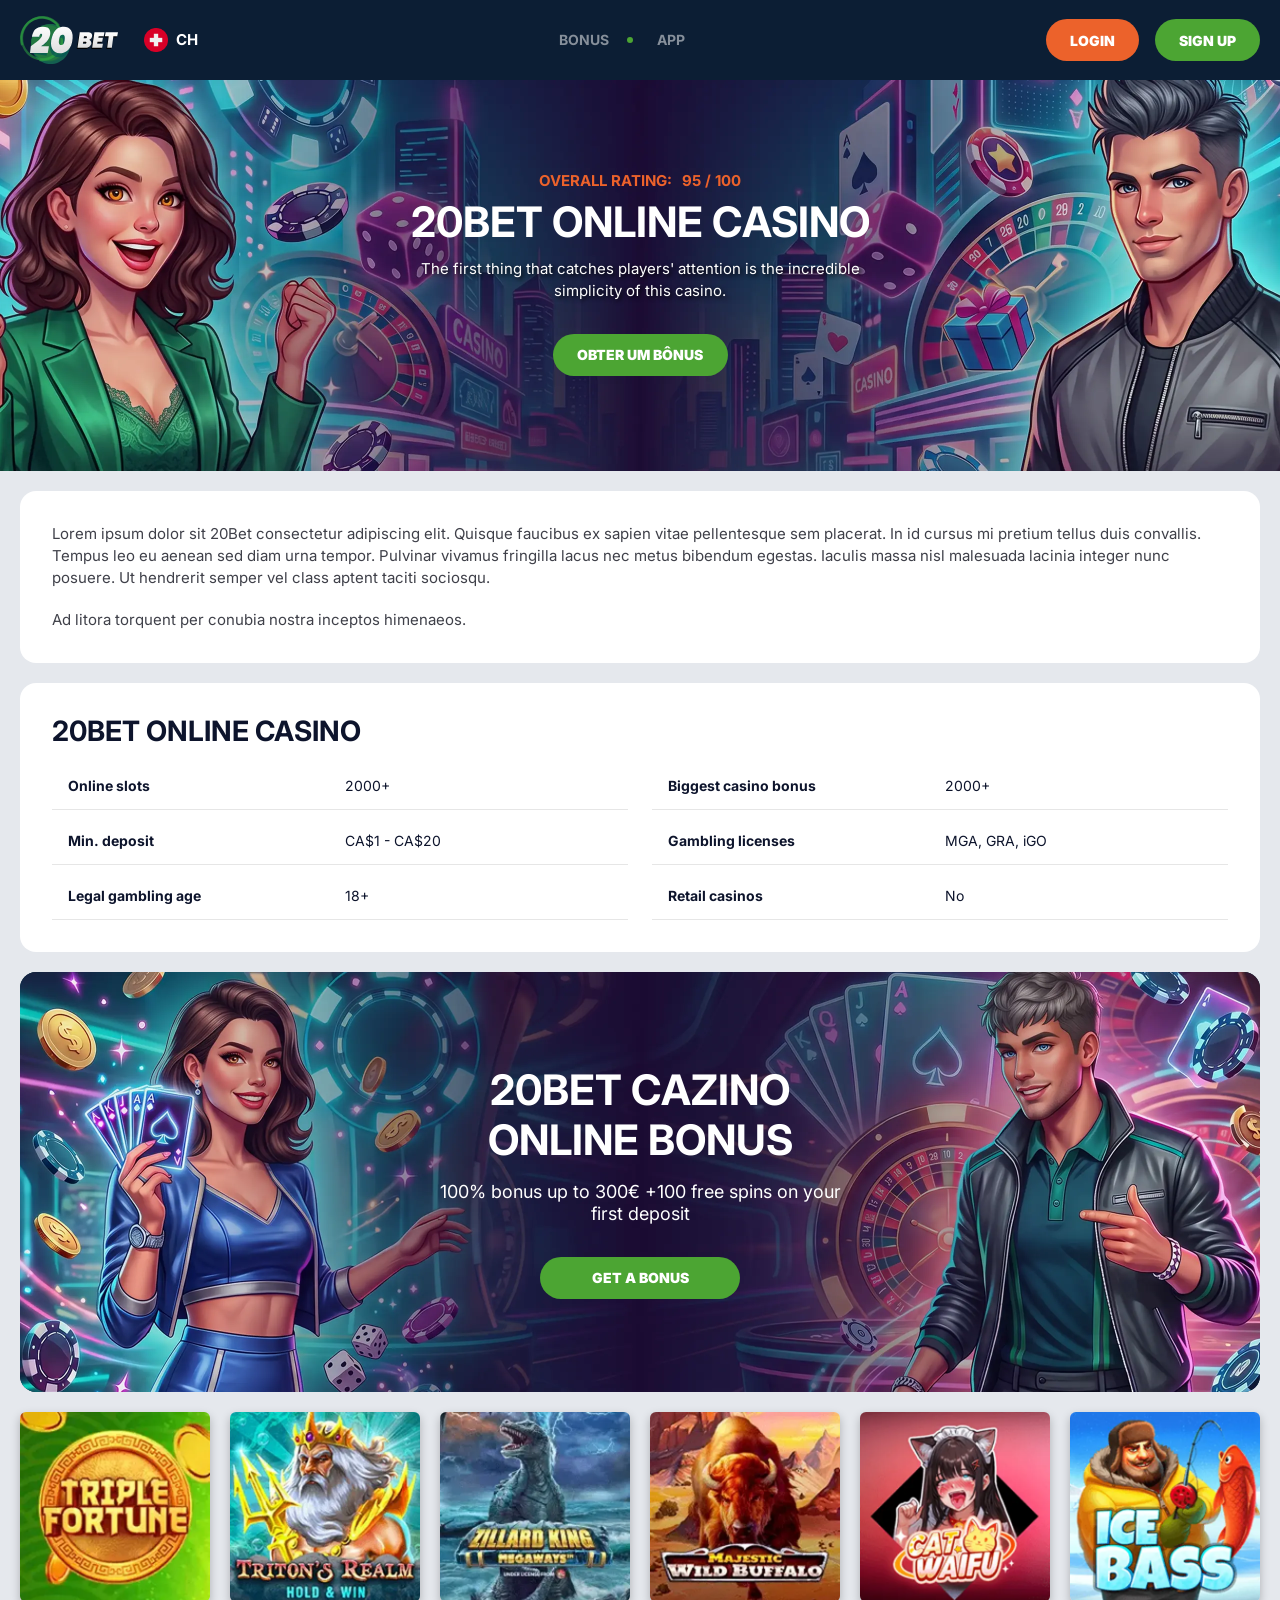
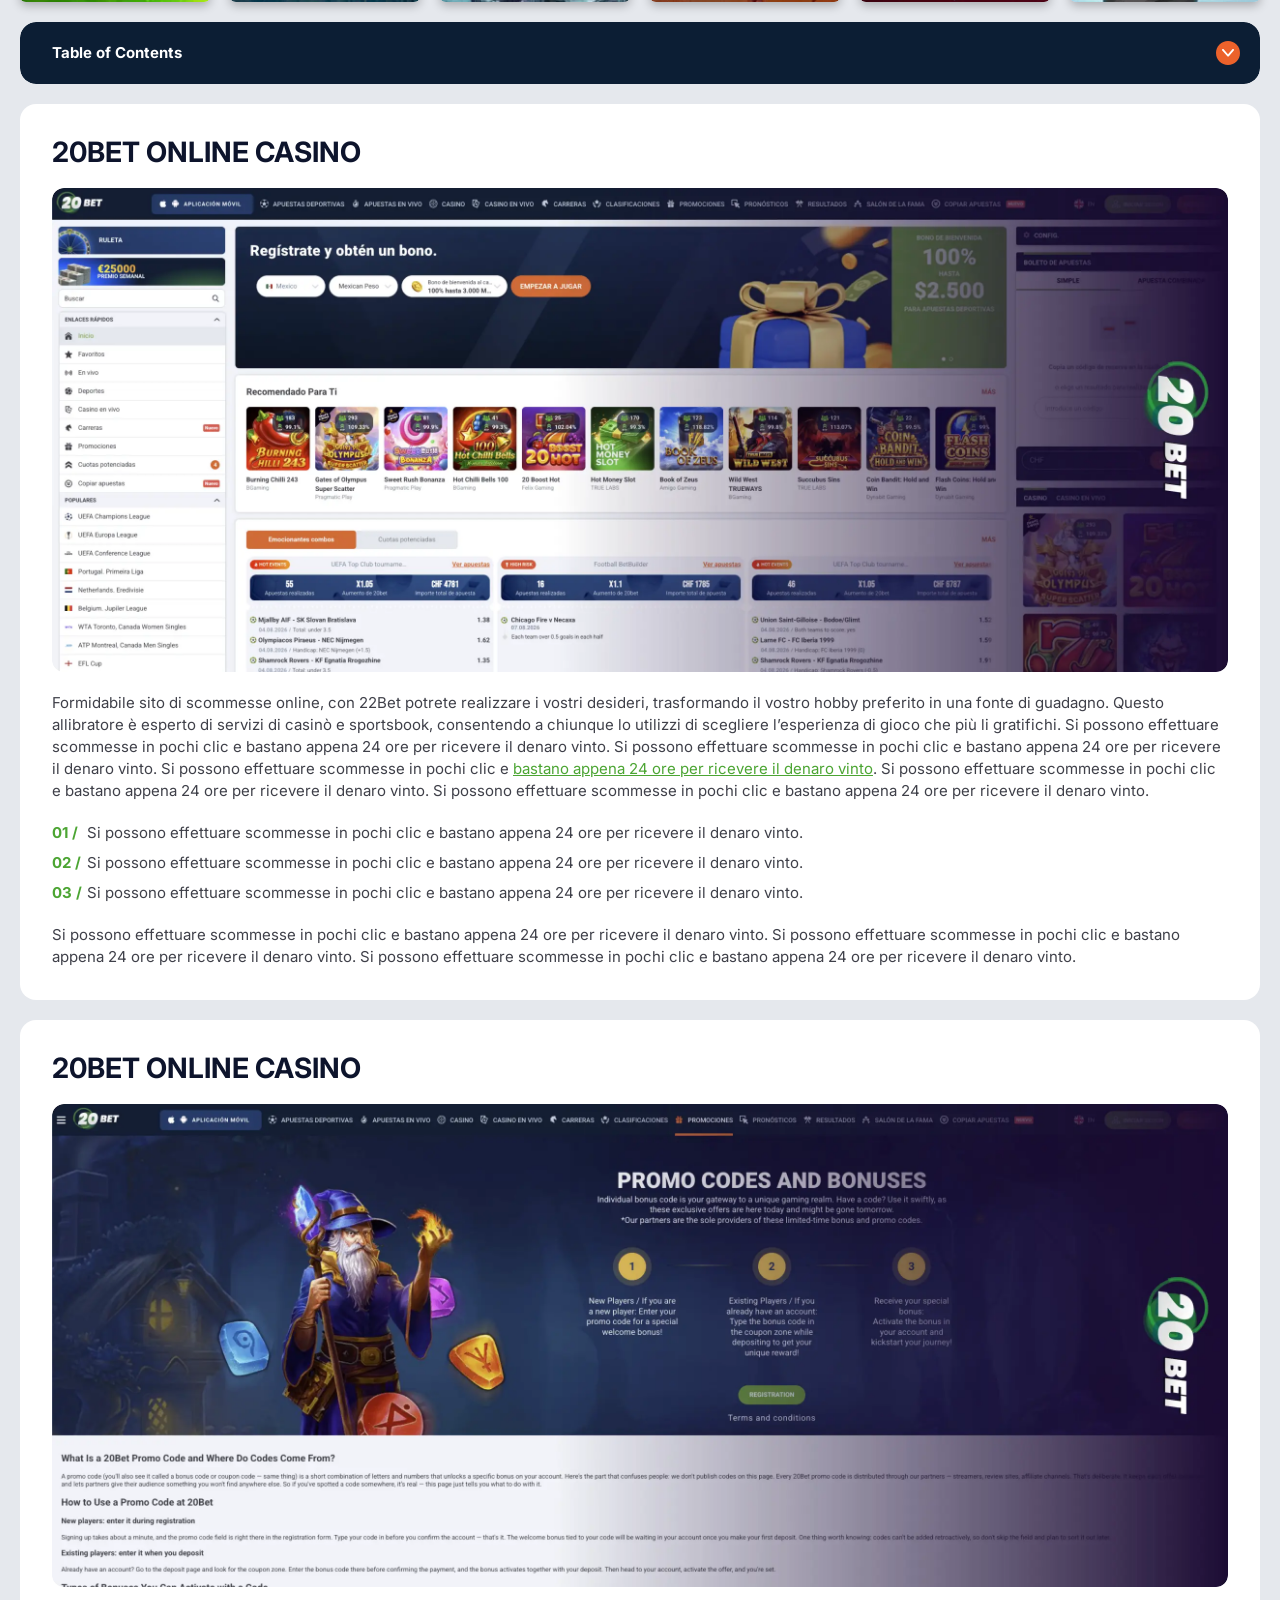
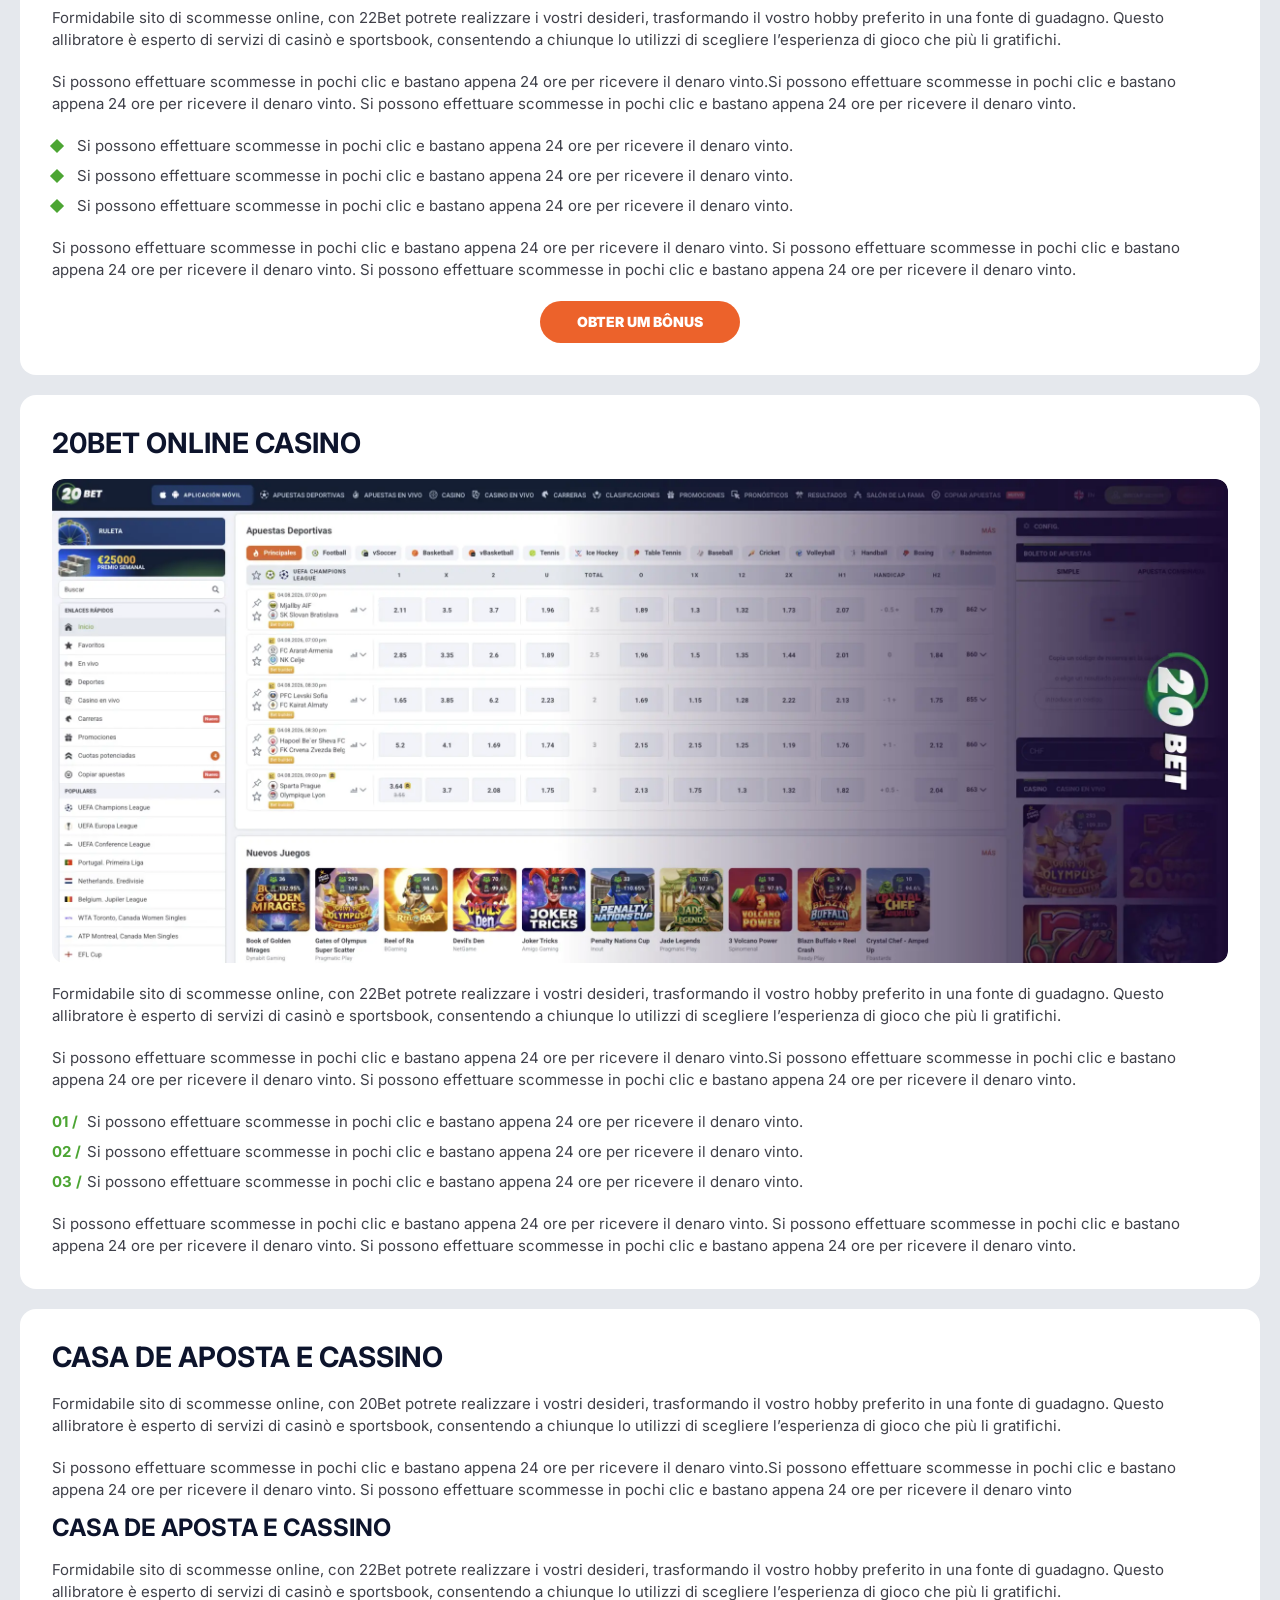
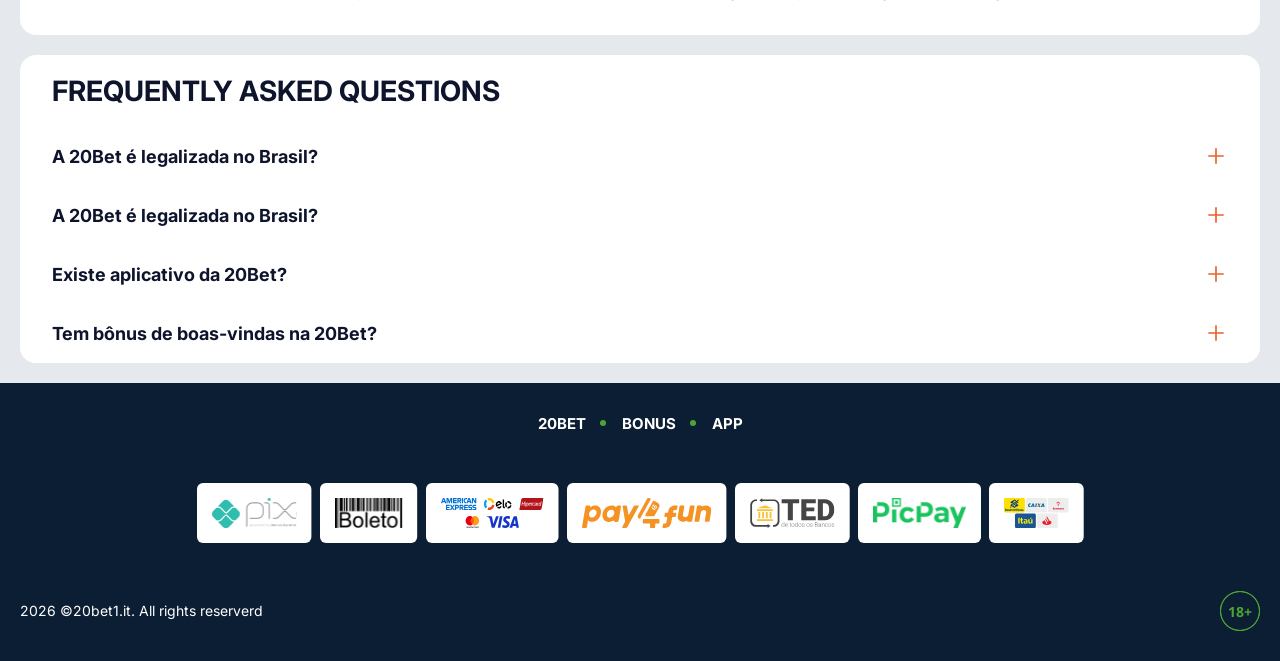
<file: index.html>
<!DOCTYPE html>
<html lang="ch">
  <head>
    <meta charset="UTF-8" />
   
    <meta name="viewport" content="width=device-width, initial-scale=1.0" />
    <title>2OBet </title>
    <meta name="description" content />
    <meta property="og:site_name" content />
    <meta property="og:title" content />
    <meta property="og:type" content="website" />
    <meta property="og:url" content />
    <meta property="og:image" content />
    <meta property="og:image:alt" content />
    <meta property="og:locale" content="ch" />
    <meta property="og:description" content />
    <link rel="preconnect" href="https://fonts.googleapis.com" />
    <link rel="preconnect" href="https://fonts.gstatic.com" crossorigin="anonymous" />
  <link href="https://fonts.googleapis.com/css2?family=Roboto:wght@100..900&display=swap" rel="stylesheet">
  <link href="https://fonts.googleapis.com/css2?family=Inter:wght@100..900&display=swap" rel="stylesheet">
  <link rel="stylesheet" href="./css/reset.css" />
    <link rel="stylesheet" href="./css/main.css" />
    <link rel="stylesheet" href="./css/media.css"/>
    <link rel="icon" href="./images/Group.png" type="image/x-icon"/>
    <script
    src="https://code.jquery.com/jquery-3.6.1.min.js"
    integrity="sha256-o88AwQnZB+VDvE9tvIXrMQaPlFFSUTR+nldQm1LuPXQ="
    crossorigin="anonymous"
  ></script>
  </head>
  <body>
    <header class="header">
      <section class="content header__content">
        <a href="./index.html" class="logo header__logo"
          ><img src="./images/logo.svg" alt="logo" title
        /></a>
        <button class="header__btn-menu" >
          <svg width="16px" height="16px" viewBox="0 0 16 16" xmlns="http://www.w3.org/2000/svg">
              <rect y="0" width="16" height="3" rx="1.5"></rect>
              <rect y="6.5" width="16" height="3" rx="1.5"></rect>
              <rect y="13" width="16" height="3" rx="1.5"></rect>
            </svg>
        </button>
  <a href="#" class="header__flag">
                <span><img src="./images/flag.png" alt="flag" title /></span>
                <span>ch</span>
              </a>
           <nav class="menu header__menu">
            <ul class="header__menu-list">
                
              <li >
                 <a href="./bonus.html" >
                Bonus
              </a>
            
            </li>
              <li>
                <a href="./app.html">
                 App
                </a>
              </li>
              
             
             
            </ul>
            <div class="header__button header__button-menu " >
              <a href="#" class="button  button__login-menu">log in</a>
              <a href="#" class="button button__menu">registration</a>
            </div>
           
          </nav>
         
            <a href="#" class="button button__login">login</a>
            <a href="#" class="button button__singup">sign up</a>
            <!-- <div id="clock" class="header__time">00:00</div> -->
           
      </section>
    </header>
     <main class="main home main-page">
        <section class=" hero hero__page">
           
            <div class="background">
              <img src="./images/main/bg-main.webp" alt="hero" title />
              
            </div>
            <div class="hero__wrapper">
              <div class="hero__data">
                <div class="hero__rating" >
                  <p>Overall Rating:</p>
                 
                  <span >
                    <span >95</span>
                  <span>/</span> 
                  <span >100</span>
                  
                  </span>
                </div>
                <h1 class="title general hero__title">
                20Bet Online casino
                </h1>
                <p class="hero__text">The first thing that catches players' attention is the incredible simplicity of this casino.</p>
                <a href="#" class="button  hero__button">Obter um Bônus</a>
               
              </div>
             
            </div>
          </section>
      <section class="main__wrap main__wrap-page">
       
       <section class="content__wrapper content__wrapper-page">

         
        
       
          <section class="content article">
            <p>
             Lorem ipsum dolor sit 20Bet consectetur adipiscing elit. Quisque faucibus ex sapien vitae pellentesque sem placerat. In id cursus mi pretium tellus duis convallis. Tempus leo eu aenean sed diam urna tempor. Pulvinar vivamus fringilla lacus nec metus bibendum egestas. Iaculis massa nisl malesuada lacinia integer nunc posuere. Ut hendrerit semper vel class aptent taciti sociosqu.
            </p>
            <p>
             Ad litora torquent per conubia nostra inceptos himenaeos.
            </p>
          </section>
         
            <section class="content features">
             <h2 class="title high features__title">20Bet Online casino</h2>
               
              <table class="features__table">
               <tbody class="features__group">
                 
                   <tr>
                   <td>Online slots</td>
                   <td>2000+</td>
                  </tr>
                  <tr>
                   <td>Biggest casino bonus</td>
                   <td>2000+</td>
                  </tr>
                  <tr>
                   <td>Min. deposit</td>
                   <td>CA$1 - CA$20</td>
                  </tr>
                 
                     <tr>
                     <td>Gambling licenses</td>
                     <td>MGA, GRA, iGO</td>
                   </tr>
                   <tr>
                     <td>Legal gambling age</td>
                     <td>18+</td>
                   </tr>
                   <tr>
                     <td>Retail casinos</td>
                     <td>No</td>
                   </tr>
                
               </tbody>
             </table>
          
           </section>  
             <section class="content banner">
            <div class="background  ">
              
              <img src="./images/main/banner-main.webp" alt="banner" title /> 
             
            </div>
            <div class="banner__info">
               <h2 class="title high banner__title-main">
         20bet cazino 
online bonus

              </h2>
              <p class="banner__subtitle">
100% bonus up to 300€ 
+100 free spins on your first deposit </p>            
            
              <a href="#" class="button banner__button">Get a Bonus</a>
            </div>
          </section>
           <section class="content casino">
           
              <ul class="casino__list">
                <li class="casino__item">
                   <a href="#"> <div class="casino__wrapper">
                      <img class="casino__img" src="./images/main/card-main1.webp" alt="" title>
                    <div class="casino__hover casino__hover-live">
                        
                        <div class="casino-box">
                            
                        <span  class="button  casino__buttons">Play now</span>
                        </div>
                    </div>
                    </div></a>
                    
                </li>
                <li class="casino__item">
                    <a href="#"> <div class="casino__wrapper">
                      <img class="casino__img" src="./images/main/card-main2.webp" alt="" title>
                    <div class="casino__hover casino__hover-live">
                        
                        <div class="casino-box">
                            
                        <span  class="button  casino__buttons">Play now</span>
                        </div>
                    </div>
                    </div></a>
              </li>
              <li class="casino__item">
                  <a href="#"> <div class="casino__wrapper">
                      <img class="casino__img" src="./images/main/card-main3.webp" alt="" title>
                    <div class="casino__hover casino__hover-live">
                        
                        <div class="casino-box">
                            
                        <span  class="button  casino__buttons">Play now</span>
                        </div>
                    </div>
                    </div></a>
            </li>
             <li class="casino__item">
                 <a href="#"> <div class="casino__wrapper">
                      <img class="casino__img" src="./images/main/card-main4.webp" alt="" title>
                    <div class="casino__hover casino__hover-live">
                        
                        <div class="casino-box">
                            
                        <span  class="button  casino__buttons">Play now</span>
                        </div>
                    </div>
                    </div></a>
            </li>
             <li class="casino__item">
                  <a href="#"> <div class="casino__wrapper">
                      <img class="casino__img" src="./images/main/card-main5.webp" alt="" title>
                    <div class="casino__hover casino__hover-live">
                        
                        <div class="casino-box">
                            
                        <span  class="button  casino__buttons">Play now</span>
                        </div>
                    </div>
                    </div></a>
            </li>
               <li class="casino__item">
                  <a href="#"> <div class="casino__wrapper">
                      <img class="casino__img" src="./images/main/card-main6.webp" alt="" title>
                    <div class="casino__hover casino__hover-live">
                        
                        <div class="casino-box">
                            
                        <span  class="button  casino__buttons">Play now</span>
                        </div>
                    </div>
                    </div></a>
            </li>
              

              </ul>
         </section>
              <section class="content menu-review__content">
              

            
                <div class="menu__review-desk menu__review-content">Table of Contents</div>
                <ul class="menu__review menu__review-list">
                  <li><a href="#">Casa de Aposta e Cassino</a></li>
                    <li><a href="#">Casa de Aposta e Cassino</a></li>
                      <li><a href="#">Casa de Aposta e Cassino</a></li>
                        <li><a href="#">Casa de Aposta e Cassino</a></li>
                          <li><a href="#">Frequently Asked Questions</a></li>
                 
                </ul>
             
          
          </section>
          
        
          <section class="content article">
            <h2 class="title high article__title">20bet online casino</h2>
             <div class="images">
              <img src="./images/main/image1-main.webp" alt="banner" title />
            </div>
            <p>
            Formidabile sito di scommesse online, con 22Bet potrete realizzare i vostri desideri, trasformando il vostro hobby preferito in una fonte di guadagno. Questo allibratore è esperto di servizi di casinò e sportsbook, consentendo a chiunque lo utilizzi di scegliere l’esperienza di gioco che più li gratifichi.
Si possono effettuare scommesse in pochi clic e bastano appena 24 ore per ricevere il denaro vinto. Si possono effettuare scommesse in pochi clic e bastano appena 24 ore per ricevere il denaro vinto. Si possono effettuare scommesse in pochi clic e <a href="#">bastano appena 24 ore per ricevere il denaro vinto</a>. Si possono effettuare scommesse in pochi clic e bastano appena 24 ore per ricevere il denaro vinto. Si possono effettuare scommesse in pochi clic e bastano appena 24 ore per ricevere il denaro vinto.  </p>
            
           <ol>
              <li>Si possono effettuare scommesse in pochi clic e bastano appena 24 ore per ricevere il denaro vinto.</li>
              <li>Si possono effettuare scommesse in pochi clic e bastano appena 24 ore per ricevere il denaro vinto.</li>
              <li>Si possono effettuare scommesse in pochi clic e bastano appena 24 ore per ricevere il denaro vinto.</li>
            </ol>
            <p>Si possono effettuare scommesse in pochi clic e bastano appena 24 ore per ricevere il denaro vinto. Si possono effettuare scommesse in pochi clic e bastano appena 24 ore per ricevere il denaro vinto. Si possono effettuare scommesse in pochi clic e bastano appena 24 ore per ricevere il denaro vinto.</p>
          </section>
           <section class="content article">
            <h2 class="title high article__title">20bet online casino</h2>
             <div class="images">
              <img src="./images/main/image2-main.webp" alt="banner" title />
            </div>
            <p>
             Formidabile sito di scommesse online, con 22Bet potrete realizzare i vostri desideri, trasformando il vostro hobby preferito in una fonte di guadagno. Questo allibratore è esperto di servizi di casinò e sportsbook, consentendo a chiunque lo utilizzi di scegliere l’esperienza di gioco che più li gratifichi.
            </p>
            <p>
             Si possono effettuare scommesse in pochi clic e bastano appena 24 ore per ricevere il denaro vinto.Si possono effettuare scommesse in pochi clic e bastano appena 24 ore per ricevere il denaro vinto. Si possono effettuare scommesse in pochi clic e bastano appena 24 ore per ricevere il denaro vinto.
            </p>
           <ul>
              <li>Si possono effettuare scommesse in pochi clic e bastano appena 24 ore per ricevere il denaro vinto.</li>
              <li>Si possono effettuare scommesse in pochi clic e bastano appena 24 ore per ricevere il denaro vinto.</li>
              <li>Si possono effettuare scommesse in pochi clic e bastano appena 24 ore per ricevere il denaro vinto.</li>
            </ul>
            <p>Si possono effettuare scommesse in pochi clic e bastano appena 24 ore per ricevere il denaro vinto. Si possono effettuare scommesse in pochi clic e bastano appena 24 ore per ricevere il denaro vinto. Si possono effettuare scommesse in pochi clic e bastano appena 24 ore per ricevere il denaro vinto.</p>
         <a href="#" class="button">Obter um Bônus</a>
          </section>
           <section class="content article">
            <h2 class="title high article__title">20bet online casino</h2>
             <div class="images">
              <img src="./images/main/image3-main.webp" alt="banner" title />
            </div>
            <p>
             Formidabile sito di scommesse online, con 22Bet potrete realizzare i vostri desideri, trasformando il vostro hobby preferito in una fonte di guadagno. Questo allibratore è esperto di servizi di casinò e sportsbook, consentendo a chiunque lo utilizzi di scegliere l’esperienza di gioco che più li gratifichi.
            </p>
            <p>
             Si possono effettuare scommesse in pochi clic e bastano appena 24 ore per ricevere il denaro vinto.Si possono effettuare scommesse in pochi clic e bastano appena 24 ore per ricevere il denaro vinto. Si possono effettuare scommesse in pochi clic e bastano appena 24 ore per ricevere il denaro vinto.
            </p>
           <ol>
              <li>Si possono effettuare scommesse in pochi clic e bastano appena 24 ore per ricevere il denaro vinto.</li>
              <li>Si possono effettuare scommesse in pochi clic e bastano appena 24 ore per ricevere il denaro vinto.</li>
              <li>Si possono effettuare scommesse in pochi clic e bastano appena 24 ore per ricevere il denaro vinto.</li>
            </ol>
            <p>Si possono effettuare scommesse in pochi clic e bastano appena 24 ore per ricevere il denaro vinto. Si possono effettuare scommesse in pochi clic e bastano appena 24 ore per ricevere il denaro vinto. Si possono effettuare scommesse in pochi clic e bastano appena 24 ore per ricevere il denaro vinto.</p>
          </section>
           <section class="content article">
            <h2 class="title high article__title">Casa de Aposta e Cassino</h2>
            <p>Formidabile sito di scommesse online, con 20Bet potrete realizzare i vostri desideri, trasformando il vostro hobby preferito in una fonte di guadagno. Questo allibratore è esperto di servizi di casinò e sportsbook, consentendo a chiunque lo utilizzi di scegliere l’esperienza di gioco che più li gratifichi.</p>
            <p>Si possono effettuare scommesse in pochi clic e bastano appena 24 ore per ricevere il denaro vinto.Si possono effettuare scommesse in pochi clic e bastano appena 24 ore per ricevere il denaro vinto. Si possono effettuare scommesse in pochi clic e bastano appena 24 ore per ricevere il denaro vinto</p>
            <h3>Casa de Aposta e Cassino</h3>
            <p>Formidabile sito di scommesse online, con 22Bet potrete realizzare i vostri desideri, trasformando il vostro hobby preferito in una fonte di guadagno. Questo allibratore è esperto di servizi di casinò e sportsbook, consentendo a chiunque lo utilizzi di scegliere l’esperienza di gioco che più li gratifichi.</p>
           </section>

          <section class="content faq">
            <h2 class="title high faq__title">Frequently Asked Questions</h2>
            <ul class="faq__list " >
              <li class="faq__item"  >
                <h3 class="title medium faq__subtitle js-button-expander js-button-expander--faq"  >A 20Bet é legalizada no Brasil?
                 </h3>
                <div  class="faq__answer js-expand-content js-expand-content--faq" >
                  <p  >
                    Sim, a casa de apostas tem licença emitida por Curaçao, que é reconhecida no Brasil e a permite atuar por aqui.
                  </p>
                </div>
              </li>
              <li class="faq__item"  >
                <h3 class="title medium faq__subtitle js-button-expander js-button-expander--faq"  >A 20Bet é legalizada no Brasil?</h3>
                <div class="faq__answer js-expand-content js-expand-content--faq" >
                  <p  >
                    Sim, a casa de apostas tem licença emitida por Curaçao, que é reconhecida no Brasil e a permite atuar por aqui.
                  </p>
                </div>
              </li> 
              <li class="faq__item"  >
                <h3 class="title medium faq__subtitle js-button-expander js-button-expander--faq"  >Existe aplicativo da 20Bet?</h3>
                <div class="faq__answer js-expand-content js-expand-content--faq" >
                  <p  >
                   Sim, disponível para sistemas operacionais iOS e Android.
                  </p>
                </div>
              </li> 
              <li class="faq__item"  >
                <h3 class="title medium faq__subtitle js-button-expander js-button-expander--faq"  >Tem bônus de boas-vindas na 20Bet?</h3>
                <div class="faq__answer js-expand-content js-expand-content--faq" >
                  <p  >
                   O pacote especial para novos usuários da 20Bet paga 100% sobre o primeiro depósito, com limite de 600 BRL.
                  </p>
                </div>
              </li> 
             
            </ul>
          </section>
          
        </section> 
      
        <div class=""  onclick="scrollToTop()">
          <button class="main__arrow" id="scrollToTopBtn"></button>
        </div> 
        
      </section>
    </main> 
     <footer class=" footer ">
      <section class="content footer__content">
        <ul class="footer__menu">
         <li><a href="/">20bet</a></li>
         <li><a href="./bonus.html">bonus</a></li>
          <li><a href="./app.html">app</a></li>
      
        </ul>
       
          <ul class="footer__cards-list">
           
            <li>
              <a href="#"
                ><img src="./images/footer-img1.svg" alt="cardpay" title
              /></a>
            </li>
             <li>
              <a href="#"
                ><img src="./images/footer-img2.svg" alt="cardpay" title
              /></a>
            </li>
             <li>
              <a href="#"
                ><img src="./images/footer-img3.svg" alt="cardpay" title
              /></a>
            </li>
             <li>
              <a href="#"
                ><img src="./images/footer-img4.svg" alt="cardpay" title
              /></a>
            </li>
             <li>
              <a href="#"
                ><img src="./images/footer-img5.svg" alt="cardpay" title
              /></a>
            </li>
             <li>
              <a href="#"
                ><img src="./images/footer-img6.svg" alt="cardpay" title
              /></a>
            </li>
             <li>
              <a href="#"
                ><img src="./images/footer-img7.svg" alt="cardpay" title
              /></a>
            </li>
           
          </ul>
       
        <div class="footer__wrapp">
          <div class="footer__text">
           
            <p>2026 &copy;20bet1.it. All rights reserverd 
</p>
           
          </div>
          <div class="footer__age">
            <img src="./images/age.svg" alt="age" title />
          </div>
        </div>
      
      </section>
    </footer>
    <script src="./js/arrowUp.js" defer></script>
    <script src="./js/sidebar.js" defer></script>
    <script src="./js/expander.js" defer></script>
    <script src="./js/mobile-menu.js" defer></script>
  
  </body>
</html>
</file>
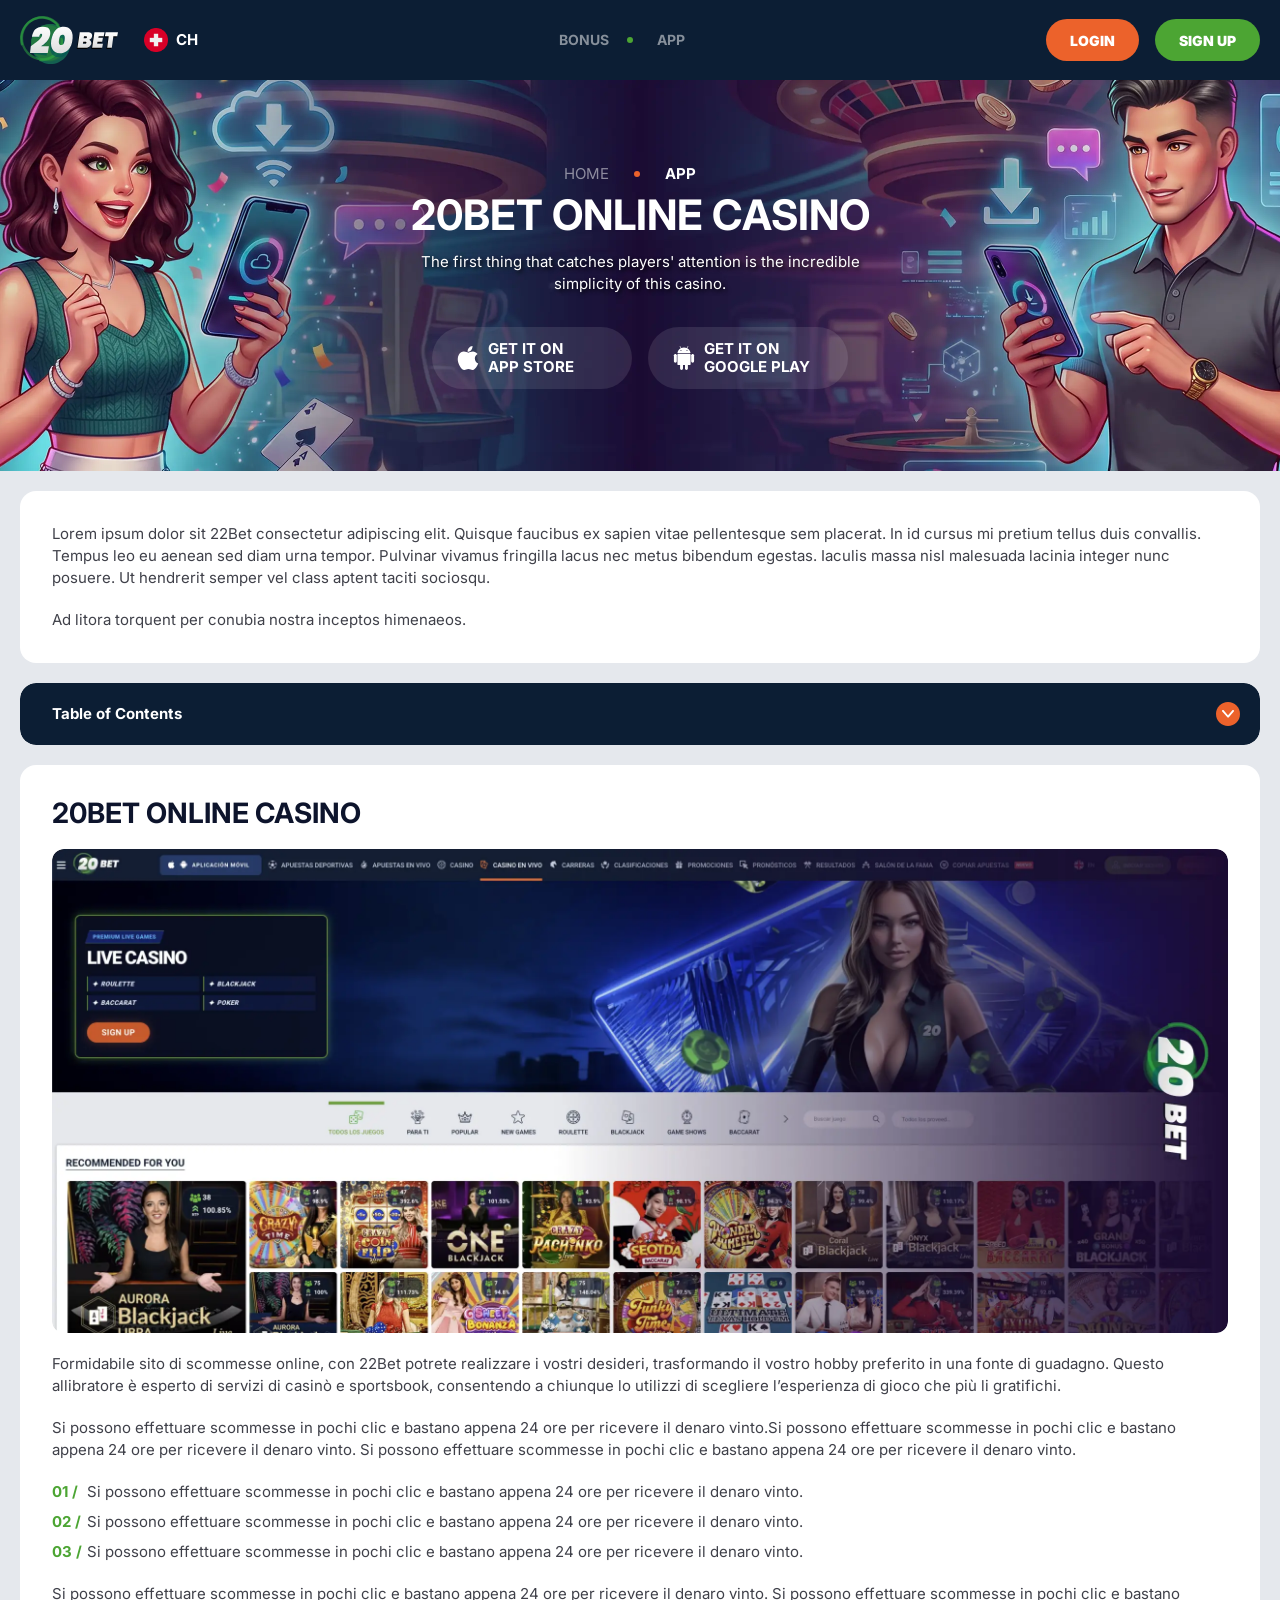
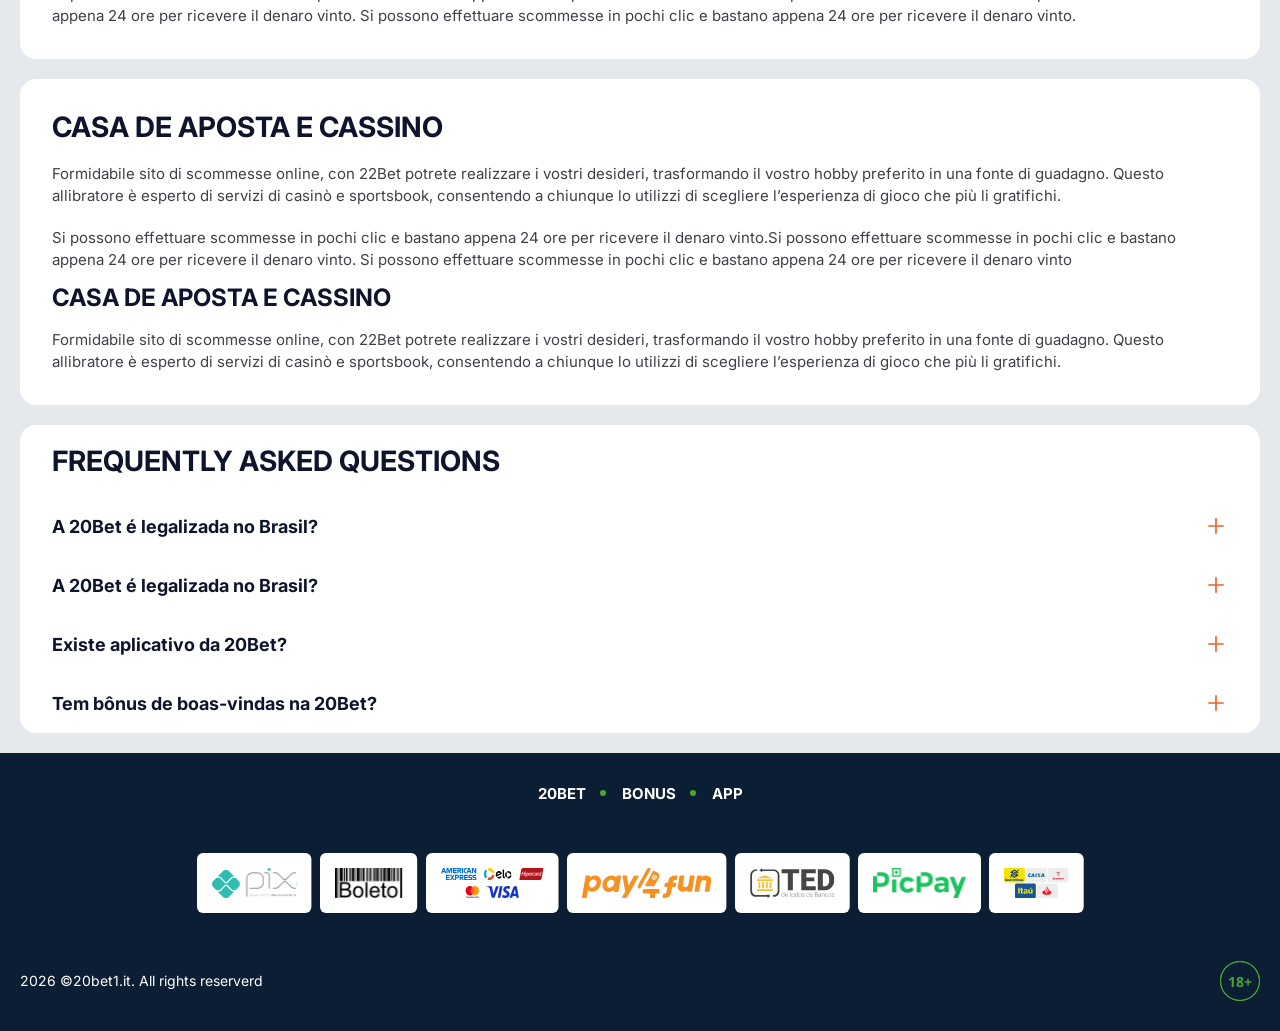
<file: app.html>
<!DOCTYPE html>
<html lang="ch">
  <head>
    <meta charset="UTF-8" />
   
    <meta name="viewport" content="width=device-width, initial-scale=1.0" />
    <title>2OBet </title>
    <meta name="description" content />
    <meta property="og:site_name" content />
    <meta property="og:title" content />
    <meta property="og:type" content="website" />
    <meta property="og:url" content />
    <meta property="og:image" content />
    <meta property="og:image:alt" content />
    <meta property="og:locale" content="ch" />
    <meta property="og:description" content />
    <link rel="preconnect" href="https://fonts.googleapis.com" />
    <link rel="preconnect" href="https://fonts.gstatic.com" crossorigin="anonymous" />
 <link href="https://fonts.googleapis.com/css2?family=Roboto:wght@100..900&display=swap" rel="stylesheet">
   <link href="https://fonts.googleapis.com/css2?family=Inter:wght@100..900&display=swap" rel="stylesheet">
 
   <link rel="stylesheet" href="./css/reset.css" />
    <link rel="stylesheet" href="./css/main.css" />
    <link rel="stylesheet" href="./css/media.css"/>
    <link rel="icon" href="./images/Group.png" type="image/x-icon"/>
    <script
    src="https://code.jquery.com/jquery-3.6.1.min.js"
    integrity="sha256-o88AwQnZB+VDvE9tvIXrMQaPlFFSUTR+nldQm1LuPXQ="
    crossorigin="anonymous"
  ></script>
  </head>
  <body>
    <header class="header">
      <section class="content header__content">
        <a href="./index.html" class="logo header__logo"
          ><img src="./images/logo.svg" alt="logo" title
        /></a>
        <button class="header__btn-menu" >
          <svg width="16px" height="16px" viewBox="0 0 16 16" xmlns="http://www.w3.org/2000/svg">
              <rect y="0" width="16" height="3" rx="1.5"></rect>
              <rect y="6.5" width="16" height="3" rx="1.5"></rect>
              <rect y="13" width="16" height="3" rx="1.5"></rect>
            </svg>
        </button>
 <a href="#" class="header__flag">
                <span><img src="./images/flag.png" alt="flag" title /></span>
                <span>ch</span>
              </a>
           <nav class="menu header__menu">
            <ul class="header__menu-list">
                
              <li >
                 <a href="./bonus.html" >
                Bonus
              </a>
            
            </li>
              <li>
                <a href="./app.html">
                 App
                </a>
              </li>
              
             
             
            </ul>
            <div class="header__button header__button-menu " >
              <a href="#" class="button  button__login-menu">log in</a>
              <a href="#" class="button button__menu">registration</a>
            </div>
           
          </nav>
          
            <a href="#" class="button button__login">login</a>
            <a href="#" class="button button__singup">sign up</a>
            <!-- <div id="clock" class="header__time">00:00</div> -->
           
      </section>
    </header>
     <main class="main home main-page">
        <section class=" hero hero__page hero__page-app">
           
            <div class="background ">
              <img src="./images/app/bg-app.webp" alt="hero" title />
              
            </div>
            <div class="hero__wrapper hero__wrapper-page">
              <div class="hero__data hero__data-app">
                <ul
                class="breadcrumbs "
                
              >
                <li
                  
                >
                  <a href="/" >
                    <span >Home</span></a
                  >
                 
                </li>
                <li
                  
                >
                  <a href="#" > <span >App</span></a>
                 
                </li>
              </ul>
                <h1 class="title general hero__title">
                 20Bet Online casino
                </h1>
                 <p class="hero__text">The first thing that catches players' attention is the incredible simplicity of this casino.</p>
               
              <div class="banner__content banner__content-app">
             
                  <a href="#" class="banner__btn banner__btn-app">
                    <img src="./images/app/apple.svg" alt="icon" title>
                   Get it on </br>
App Store
                  </a>
                  <a href="#" class="banner__btn banner__btn-android"
                    > <img src="./images/app/android.svg" alt="icon" title>Get it on </br>
Google Play</a
                  >
                </div>
              </div>
             
            </div>
          </section>
      <section class="main__wrap main__wrap-page">
       
       <section class="content__wrapper content__wrapper-page">

         
        
       
          <section class="content article">
            <p>
             Lorem ipsum dolor sit 22Bet consectetur adipiscing elit. Quisque faucibus ex sapien vitae pellentesque sem placerat. In id cursus mi pretium tellus duis convallis. Tempus leo eu aenean sed diam urna tempor. Pulvinar vivamus fringilla lacus nec metus bibendum egestas. Iaculis massa nisl malesuada lacinia integer nunc posuere. Ut hendrerit semper vel class aptent taciti sociosqu.
            </p>
            <p>
             Ad litora torquent per conubia nostra inceptos himenaeos.
            </p>
          </section>
         
              <section class="content menu-review__content">
              

            
                <div class="menu__review-desk menu__review-content">Table of Contents</div>
                <ul class="menu__review menu__review-list">
                  <li><a href="#">Casa de Aposta e Cassino</a></li>
                    <li><a href="#">Casa de Aposta e Cassino</a></li>
                      <li><a href="#">Casa de Aposta e Cassino</a></li>
                        <li><a href="#">Casa de Aposta e Cassino</a></li>
                          <li><a href="#">Frequently Asked Questions</a></li>
                 
                </ul>
             
          
          </section>
          
        
          <section class="content article">
            <h2 class="title high article__title">20Bet Online casino</h2>
             <div class="images">
              <img src="./images/app/image1-app.webp" alt="banner" title />
            </div>
            <p>
             Formidabile sito di scommesse online, con 22Bet potrete realizzare i vostri desideri, trasformando il vostro hobby preferito in una fonte di guadagno. Questo allibratore è esperto di servizi di casinò e sportsbook, consentendo a chiunque lo utilizzi di scegliere l’esperienza di gioco che più li gratifichi.
            </p>
            <p>
             Si possono effettuare scommesse in pochi clic e bastano appena 24 ore per ricevere il denaro vinto.Si possono effettuare scommesse in pochi clic e bastano appena 24 ore per ricevere il denaro vinto. Si possono effettuare scommesse in pochi clic e bastano appena 24 ore per ricevere il denaro vinto.
            </p>
           <ol>
              <li>Si possono effettuare scommesse in pochi clic e bastano appena 24 ore per ricevere il denaro vinto.</li>
              <li>Si possono effettuare scommesse in pochi clic e bastano appena 24 ore per ricevere il denaro vinto.</li>
              <li>Si possono effettuare scommesse in pochi clic e bastano appena 24 ore per ricevere il denaro vinto.</li>
            </ol>
            <p>Si possono effettuare scommesse in pochi clic e bastano appena 24 ore per ricevere il denaro vinto. Si possono effettuare scommesse in pochi clic e bastano appena 24 ore per ricevere il denaro vinto. Si possono effettuare scommesse in pochi clic e bastano appena 24 ore per ricevere il denaro vinto.</p>
          </section>
         
         
           <section class="content article">
            <h2 class="title high article__title">Casa de Aposta e Cassino</h2>
            <p>Formidabile sito di scommesse online, con 22Bet potrete realizzare i vostri desideri, trasformando il vostro hobby preferito in una fonte di guadagno. Questo allibratore è esperto di servizi di casinò e sportsbook, consentendo a chiunque lo utilizzi di scegliere l’esperienza di gioco che più li gratifichi.</p>
            <p>Si possono effettuare scommesse in pochi clic e bastano appena 24 ore per ricevere il denaro vinto.Si possono effettuare scommesse in pochi clic e bastano appena 24 ore per ricevere il denaro vinto. Si possono effettuare scommesse in pochi clic e bastano appena 24 ore per ricevere il denaro vinto</p>
            <h3>Casa de Aposta e Cassino</h3>
            <p>Formidabile sito di scommesse online, con 22Bet potrete realizzare i vostri desideri, trasformando il vostro hobby preferito in una fonte di guadagno. Questo allibratore è esperto di servizi di casinò e sportsbook, consentendo a chiunque lo utilizzi di scegliere l’esperienza di gioco che più li gratifichi.</p>
           </section>

          <section class="content faq">
            <h2 class="title high faq__title">Frequently Asked Questions</h2>
            <ul class="faq__list " >
              <li class="faq__item"  >
                <h3 class="title medium faq__subtitle js-button-expander js-button-expander--faq"  >A 20Bet é legalizada no Brasil?
                 </h3>
                <div  class="faq__answer js-expand-content js-expand-content--faq" >
                  <p  >
                    Sim, a casa de apostas tem licença emitida por Curaçao, que é reconhecida no Brasil e a permite atuar por aqui.
                  </p>
                </div>
              </li>
              <li class="faq__item"  >
                <h3 class="title medium faq__subtitle js-button-expander js-button-expander--faq"  >A 20Bet é legalizada no Brasil?</h3>
                <div class="faq__answer js-expand-content js-expand-content--faq" >
                  <p  >
                    Sim, a casa de apostas tem licença emitida por Curaçao, que é reconhecida no Brasil e a permite atuar por aqui.
                  </p>
                </div>
              </li> 
              <li class="faq__item"  >
                <h3 class="title medium faq__subtitle js-button-expander js-button-expander--faq"  >Existe aplicativo da 20Bet?</h3>
                <div class="faq__answer js-expand-content js-expand-content--faq" >
                  <p  >
                   Sim, disponível para sistemas operacionais iOS e Android.
                  </p>
                </div>
              </li> 
              <li class="faq__item"  >
                <h3 class="title medium faq__subtitle js-button-expander js-button-expander--faq"  >Tem bônus de boas-vindas na 20Bet?</h3>
                <div class="faq__answer js-expand-content js-expand-content--faq" >
                  <p  >
                   O pacote especial para novos usuários da 20Bet paga 100% sobre o primeiro depósito, com limite de 600 BRL.
                  </p>
                </div>
              </li> 
             
            </ul>
          </section>
          
        </section> 
      
        <div class=""  onclick="scrollToTop()">
          <button class="main__arrow" id="scrollToTopBtn"></button>
        </div> 
        
      </section>
    </main> 
<footer class=" footer ">
      <section class="content footer__content">
        <ul class="footer__menu">
         <li><a href="/">20bet</a></li>
         <li><a href="./bonus.html">bonus</a></li>
          <li><a href="./app.html">app</a></li>
      
        </ul>
       
          <ul class="footer__cards-list">
           
            <li>
              <a href="#"
                ><img src="./images/footer-img1.svg" alt="cardpay" title
              /></a>
            </li>
             <li>
              <a href="#"
                ><img src="./images/footer-img2.svg" alt="cardpay" title
              /></a>
            </li>
             <li>
              <a href="#"
                ><img src="./images/footer-img3.svg" alt="cardpay" title
              /></a>
            </li>
             <li>
              <a href="#"
                ><img src="./images/footer-img4.svg" alt="cardpay" title
              /></a>
            </li>
             <li>
              <a href="#"
                ><img src="./images/footer-img5.svg" alt="cardpay" title
              /></a>
            </li>
             <li>
              <a href="#"
                ><img src="./images/footer-img6.svg" alt="cardpay" title
              /></a>
            </li>
             <li>
              <a href="#"
                ><img src="./images/footer-img7.svg" alt="cardpay" title
              /></a>
            </li>
           
          </ul>
       
        <div class="footer__wrapp">
          <div class="footer__text">
           
            <p>2026 &copy;20bet1.it. All rights reserverd 
</p>
           
          </div>
          <div class="footer__age">
            <img src="./images/age.svg" alt="age" title />
          </div>
        </div>
      
      </section>
    </footer>
    <script src="./js/arrowUp.js" defer></script>
    <script src="./js/sidebar.js" defer></script>
    <script src="./js/expander.js" defer></script>
    <script src="./js/mobile-menu.js" defer></script>
    <!-- <script src="./js/clock.js" defer></script> -->
  </body>
</html>
</file>
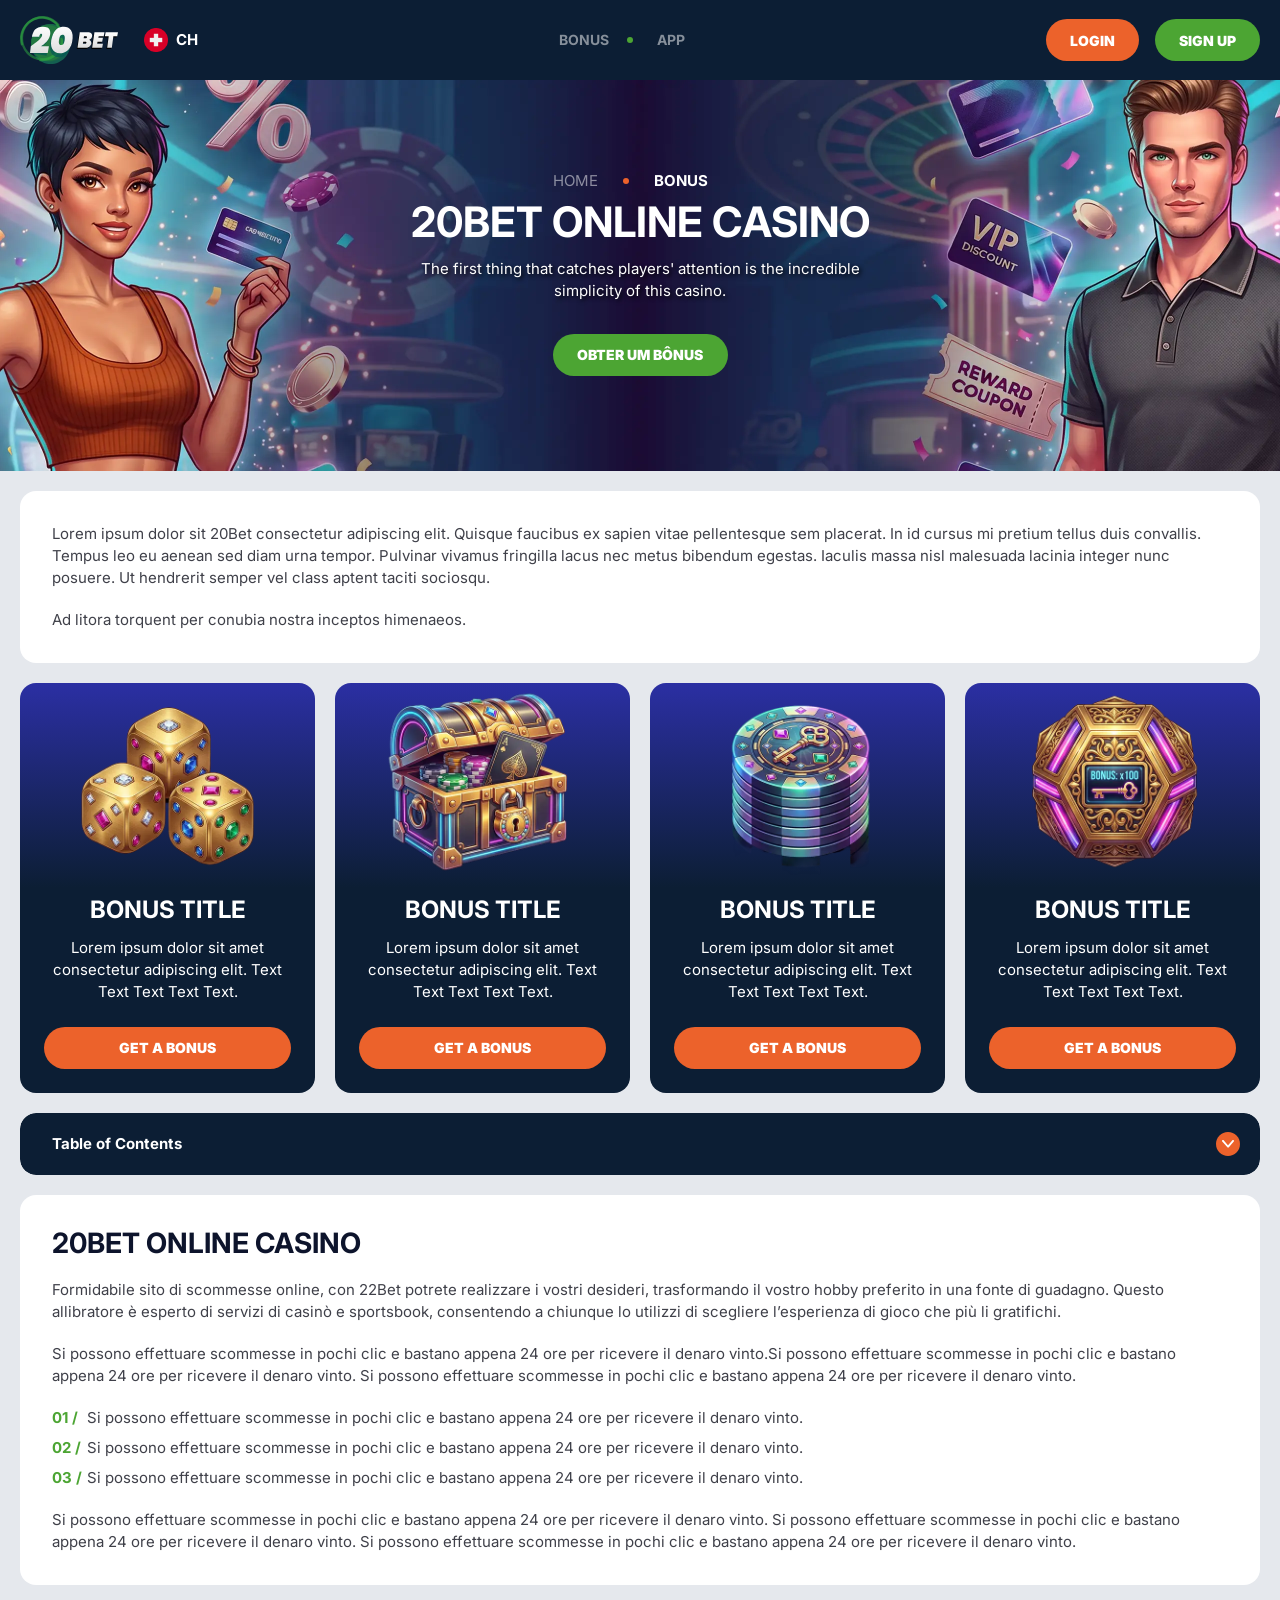
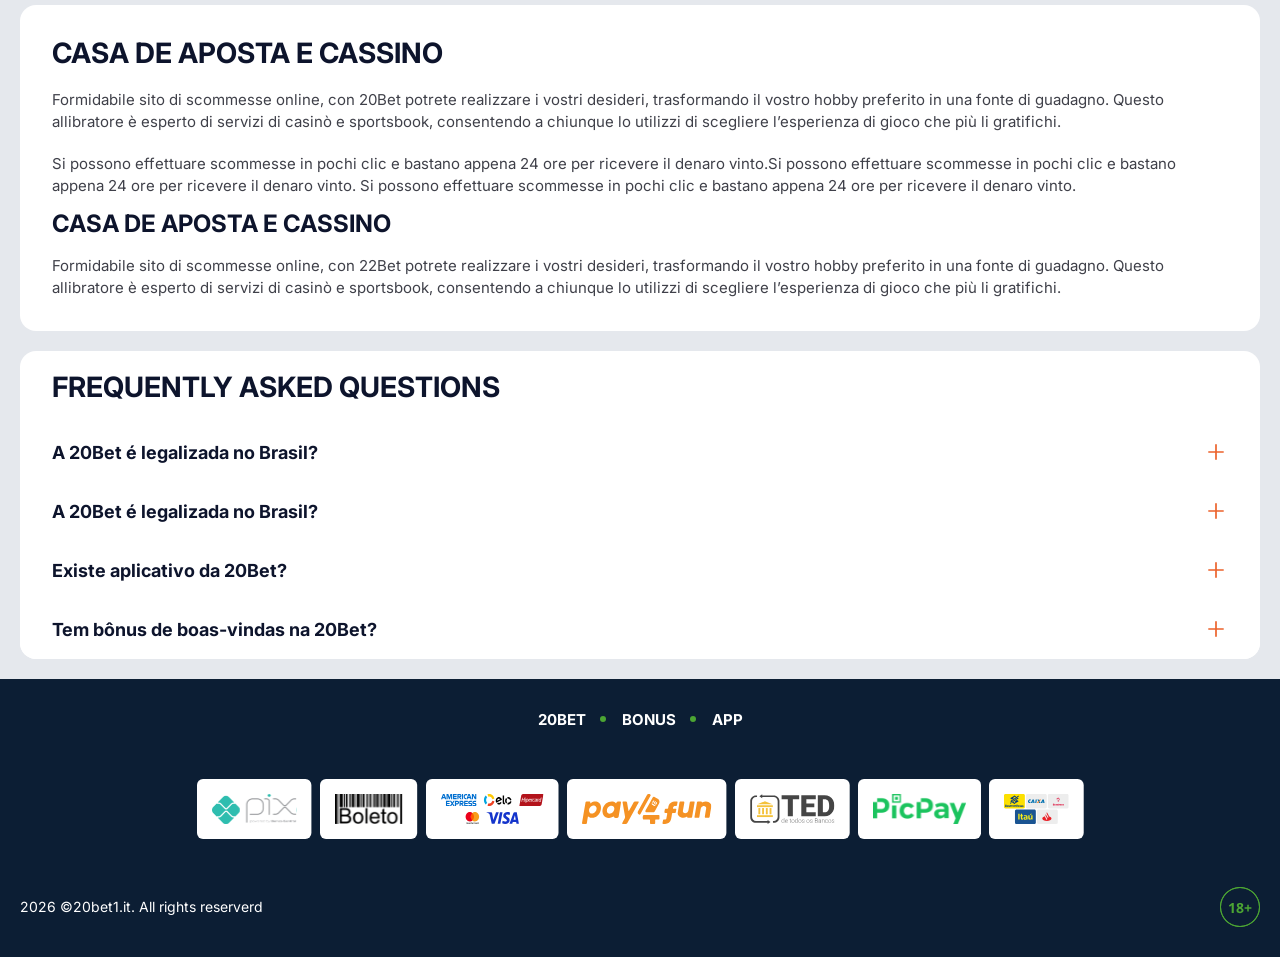
<file: bonus.html>
<!DOCTYPE html>
<html lang="ch">
  <head>
    <meta charset="UTF-8" />
   
    <meta name="viewport" content="width=device-width, initial-scale=1.0" />
    <title>22Bet </title>
    <meta name="description" content />
    <meta property="og:site_name" content />
    <meta property="og:title" content />
    <meta property="og:type" content="website" />
    <meta property="og:url" content />
    <meta property="og:image" content />
    <meta property="og:image:alt" content />
    <meta property="og:locale" content="ch" />
    <meta property="og:description" content />
    <link rel="preconnect" href="https://fonts.googleapis.com" />
    <link rel="preconnect" href="https://fonts.gstatic.com" crossorigin="anonymous" />
    
   <link href="https://fonts.googleapis.com/css2?family=Roboto:wght@100..900&display=swap" rel="stylesheet">
  <link href="https://fonts.googleapis.com/css2?family=Inter:wght@100..900&display=swap" rel="stylesheet">
 
    <link rel="stylesheet" href="./css/reset.css" />
    <link rel="stylesheet" href="./css/main.css" />
    <link rel="stylesheet" href="./css/media.css"/>
    <link rel="icon" href="./images/Group.png" type="image/x-icon"/>
    <script
    src="https://code.jquery.com/jquery-3.6.1.min.js"
    integrity="sha256-o88AwQnZB+VDvE9tvIXrMQaPlFFSUTR+nldQm1LuPXQ="
    crossorigin="anonymous"
  ></script>
  </head>
  <body>
    <header class="header">
      <section class="content header__content">
        <a href="./index.html" class="logo header__logo"
          ><img src="./images/logo.svg" alt="logo" title
        /></a>
        <button class="header__btn-menu" >
          <svg width="16px" height="16px" viewBox="0 0 16 16" xmlns="http://www.w3.org/2000/svg">
              <rect y="0" width="16" height="3" rx="1.5"></rect>
              <rect y="6.5" width="16" height="3" rx="1.5"></rect>
              <rect y="13" width="16" height="3" rx="1.5"></rect>
            </svg>
        </button>
  <a href="#" class="header__flag">
                <span><img src="./images/flag.png" alt="flag" title /></span>
                <span>ch</span>
              </a>
           <nav class="menu header__menu">
       <ul class="header__menu-list">
                
              <li >
                 <a href="./bonus.html" >
                Bonus
              </a>
            
            </li>
              <li>
                <a href="./app.html">
                 App
                </a>
              </li>
              
             
             
            </ul>
            <div class="header__button header__button-menu " >
              <a href="#" class="button  button__login-menu">log in</a>
              <a href="#" class="button button__menu">registration</a>
            </div>
           
          </nav>
         
            <a href="#" class="button button__login">login</a>
            <a href="#" class="button button__singup">sign up</a>
            <!-- <div id="clock" class="header__time">00:00</div> -->
           
      </section>
    </header>
     <main class="main home main-page">
        <section class=" hero hero__page">
           
            <div class="background ">
              <img src="./images/bonus/bg-bonus.webp" alt="hero" title />
              
            </div>
            <div class="hero__wrapper hero__wrapper-page">
              <div class="hero__data hero__data-bonus">
                <ul
                class="breadcrumbs "
                
              >
                <li
                  
                >
                  <a href="/" >
                    <span >Home</span></a
                  >
                 
                </li>
                <li
                  
                >
                  <a href="#" > <span >Bonus</span></a>
                 
                </li>
              </ul>
                <h1 class="title general hero__title">
               20Bet Online casino
                </h1>
                 <p class="hero__text">The first thing that catches players' attention is the incredible simplicity of this casino.</p>
               
                <a href="#" class="button  hero__button ">Obter um Bônus</a>
               
              </div>
             
            </div>
          </section>
      <section class="main__wrap main__wrap-page">
       
       <section class="content__wrapper content__wrapper-page">
        <section class="content article">
            <p>
             Lorem ipsum dolor sit 20Bet consectetur adipiscing elit. Quisque faucibus ex sapien vitae pellentesque sem placerat. In id cursus mi pretium tellus duis convallis. Tempus leo eu aenean sed diam urna tempor. Pulvinar vivamus fringilla lacus nec metus bibendum egestas. Iaculis massa nisl malesuada lacinia integer nunc posuere. Ut hendrerit semper vel class aptent taciti sociosqu.
            </p>
            <p>
             Ad litora torquent per conubia nostra inceptos himenaeos.
            </p>
          </section>
           <section class="content bonuses">
            <ul class="bonuses__list">
               <li class="bonuses__item">
                 
                  <div class="bonuses__img">
                     <img src="./images/bonus/banner-bonus1.webp" alt="" title="">
                  </div>
                  <div class="bonuses__desc">
                     <div class="wrap">
                       
                        <h2 class="title high bonuses__title">Bonus Title</h2>
                        <div class="bonuses__text">
                           <p>Lorem ipsum dolor 
sit amet consectetur adipiscing elit. Text Text Text Text Text.</p>
                        </div>
                        
                     </div>
                     <div class="bonuses__buttons">
                       <a href="#" class="button bonuses__button">Get a bonus</a>
                     
                   </div>
                  </div>
                  
               </li>
               <li class="bonuses__item">
                 
                  <div class="bonuses__img">
                     <img src="./images/bonus/banner-bonus2.webp" alt="" title="">
                  </div>
                    <div class="bonuses__desc">
                     <div class="wrap">
                       
                        <h2 class="title high bonuses__title">Bonus Title</h2>
                        <div class="bonuses__text">
                           <p>Lorem ipsum dolor 
sit amet consectetur adipiscing elit. Text Text Text Text Text.</p>
                        </div>
                        
                     </div>
                     <div class="bonuses__buttons">
                       <a href="#" class="button bonuses__button">Get a bonus</a>
                     
                   </div>
                  </div>
               </li>
               <li class="bonuses__item">
                
                  <div class="bonuses__img">
                     <img src="./images/bonus/banner-bonus3.webp" alt="" title="">
                  </div>
                 <div class="bonuses__desc">
                     <div class="wrap">
                       
                        <h2 class="title high bonuses__title">Bonus Title</h2>
                        <div class="bonuses__text">
                           <p>Lorem ipsum dolor 
sit amet consectetur adipiscing elit. Text Text Text Text Text.</p>

                        </div>
                        
                     </div>
                     <div class="bonuses__buttons">
                       <a href="#" class="button bonuses__button">Get a bonus</a>
                     
                   </div>
                  </div>
               </li>
                 <li class="bonuses__item">
                
                  <div class="bonuses__img">
                     <img src="./images/bonus/banner-bonus4.webp" alt="" title="">
                  </div>
                 <div class="bonuses__desc">
                     <div class="wrap">
                       
                        <h2 class="title high bonuses__title">Bonus Title</h2>
                        <div class="bonuses__text">
                           <p>Lorem ipsum dolor 
sit amet consectetur adipiscing elit. Text Text Text Text Text.</p>

                        </div>
                        
                     </div>
                     <div class="bonuses__buttons">
                       <a href="#" class="button bonuses__button">Get a bonus</a>
                     
                   </div>
                  </div>
               </li>
        
            </ul>
         </section>
          <section class="content menu-review__content">
                <div class="menu__review-desk menu__review-content">Table of Contents</div>
                <ul class="menu__review menu__review-list">
                  <li><a href="#">Casa de Aposta e Cassino</a></li>
                    <li><a href="#">Casa de Aposta e Cassino</a></li>
                      <li><a href="#">Casa de Aposta e Cassino</a></li>
                        <li><a href="#">Casa de Aposta e Cassino</a></li>
                          <li><a href="#">Frequently Asked Questions</a></li>
                </ul>
             
          
          </section>
         
         
         <section class="content article">
            <h2 class="title high article__title">20bet online casino</h2>
            
            <p>
             Formidabile sito di scommesse online, con 22Bet potrete realizzare i vostri desideri, trasformando il vostro hobby preferito in una fonte di guadagno. Questo allibratore è esperto di servizi di casinò e sportsbook, consentendo a chiunque lo utilizzi di scegliere l’esperienza di gioco che più li gratifichi.
            </p>
            <p>
             Si possono effettuare scommesse in pochi clic e bastano appena 24 ore per ricevere il denaro vinto.Si possono effettuare scommesse in pochi clic e bastano appena 24 ore per ricevere il denaro vinto. Si possono effettuare scommesse in pochi clic e bastano appena 24 ore per ricevere il denaro vinto.
            </p>
           <ol>
              <li>Si possono effettuare scommesse in pochi clic e bastano appena 24 ore per ricevere il denaro vinto.</li>
              <li>Si possono effettuare scommesse in pochi clic e bastano appena 24 ore per ricevere il denaro vinto.</li>
              <li>Si possono effettuare scommesse in pochi clic e bastano appena 24 ore per ricevere il denaro vinto.</li>
            </ol>
            <p>Si possono effettuare scommesse in pochi clic e bastano appena 24 ore per ricevere il denaro vinto. Si possono effettuare scommesse in pochi clic e bastano appena 24 ore per ricevere il denaro vinto. Si possono effettuare scommesse in pochi clic e bastano appena 24 ore per ricevere il denaro vinto.</p>
          </section>
           <section class="content article">
            <h2 class="title high article__title">Casa de Aposta e Cassino</h2>
            
            <p>
             Formidabile sito di scommesse online, con 20Bet potrete realizzare i vostri desideri, trasformando il vostro hobby preferito in una fonte di guadagno. Questo allibratore è esperto di servizi di casinò e sportsbook, consentendo a chiunque lo utilizzi di scegliere l’esperienza di gioco che più li gratifichi.
            </p>
            <p>
             Si possono effettuare scommesse in pochi clic e bastano appena 24 ore per ricevere il denaro vinto.Si possono effettuare scommesse in pochi clic e bastano appena 24 ore per ricevere il denaro vinto. Si possono effettuare scommesse in pochi clic e bastano appena 24 ore per ricevere il denaro vinto.
            </p>
          
            <h3>Casa de Aposta e Cassino</h3>
            <p>Formidabile sito di scommesse online, con 22Bet potrete realizzare i vostri desideri, trasformando il vostro hobby preferito in una fonte di guadagno. Questo allibratore è esperto di servizi di casinò e sportsbook, consentendo a chiunque lo utilizzi di scegliere l’esperienza di gioco che più li gratifichi.</p>
          </section>
        
           <section class="content faq">
            <h2 class="title high faq__title">Frequently Asked Questions</h2>
            <ul class="faq__list " >
              <li class="faq__item"  >
                <h3 class="title medium faq__subtitle js-button-expander js-button-expander--faq"  >A 20Bet é legalizada no Brasil?
                 </h3>
                <div  class="faq__answer js-expand-content js-expand-content--faq" >
                  <p  >
                    Sim, a casa de apostas tem licença emitida por Curaçao, que é reconhecida no Brasil e a permite atuar por aqui.
                  </p>
                </div>
              </li>
              <li class="faq__item"  >
                <h3 class="title medium faq__subtitle js-button-expander js-button-expander--faq"  >A 20Bet é legalizada no Brasil?</h3>
                <div class="faq__answer js-expand-content js-expand-content--faq" >
                  <p  >
                    Sim, a casa de apostas tem licença emitida por Curaçao, que é reconhecida no Brasil e a permite atuar por aqui.
                  </p>
                </div>
              </li> 
              <li class="faq__item"  >
                <h3 class="title medium faq__subtitle js-button-expander js-button-expander--faq"  >Existe aplicativo da 20Bet?</h3>
                <div class="faq__answer js-expand-content js-expand-content--faq" >
                  <p  >
                   Sim, disponível para sistemas operacionais iOS e Android.
                  </p>
                </div>
              </li> 
              <li class="faq__item"  >
                <h3 class="title medium faq__subtitle js-button-expander js-button-expander--faq"  >Tem bônus de boas-vindas na 20Bet?</h3>
                <div class="faq__answer js-expand-content js-expand-content--faq" >
                  <p  >
                   O pacote especial para novos usuários da 20Bet paga 100% sobre o primeiro depósito, com limite de 600 BRL.
                  </p>
                </div>
              </li> 
             
            </ul>
          </section>
          
        </section> 
        
        <div class=""  onclick="scrollToTop()">
          <button class="main__arrow" id="scrollToTopBtn"></button>
        </div> 
        
      </section>
    </main> 
      <footer class=" footer ">
      <section class="content footer__content">
        <ul class="footer__menu">
        <li><a href="/">20bet</a></li>
         <li><a href="./bonus.html">bonus</a></li>
          <li><a href="./app.html">app</a></li>
      
        </ul>
       
          <ul class="footer__cards-list">
           
            <li>
              <a href="#"
                ><img src="./images/footer-img1.svg" alt="cardpay" title
              /></a>
            </li>
             <li>
              <a href="#"
                ><img src="./images/footer-img2.svg" alt="cardpay" title
              /></a>
            </li>
             <li>
              <a href="#"
                ><img src="./images/footer-img3.svg" alt="cardpay" title
              /></a>
            </li>
             <li>
              <a href="#"
                ><img src="./images/footer-img4.svg" alt="cardpay" title
              /></a>
            </li>
             <li>
              <a href="#"
                ><img src="./images/footer-img5.svg" alt="cardpay" title
              /></a>
            </li>
             <li>
              <a href="#"
                ><img src="./images/footer-img6.svg" alt="cardpay" title
              /></a>
            </li>
             <li>
              <a href="#"
                ><img src="./images/footer-img7.svg" alt="cardpay" title
              /></a>
            </li>
           
          </ul>
       
        <div class="footer__wrapp">
          <div class="footer__text">
           
            <p>2026 &copy;20bet1.it. All rights reserverd 
</p>
           
          </div>
          <div class="footer__age">
            <img src="./images/age.svg" alt="age" title />
          </div>
        </div>
      
      </section>
    </footer>
    
    <script src="./js/sidebar.js" defer></script>
    <script src="./js/expander.js" defer></script>
    <script src="./js/mobile-menu.js" defer></script>
    <!-- <script src="./js/clock.js" defer></script> -->
       <script src="./js/arrowUp.js" defer></script>
  </body>
</html>
</file>
<file: css/main.css>
html{
    -webkit-text-size-adjust: 100%;
    scroll-behavior: smooth;
  }
  
  body {
      display: block;
      position: relative;
      width: 100%;
   background: #E5E8ED;

font-family: 'Inter', sans-serif;
      font-size: 15px;
      font-weight: 400;
      line-height: 22px;
      text-align: left;
      color:#3F4049;
      overflow-x: hidden;
    }
  
    
    .content {
      display: block;
      position: relative;
      width: 100%;
      max-width: 1020px;
      max-width: 100%;
      /* overflow: hidden; */
      border-radius: 16px;
      background: #FFFFFF;
      padding:32px ;
      margin: 0 auto 20px auto;
    }
    
    h1,
    h2,
    h3,
    h4,
    .title {
      display: block;
      position: relative;
      font-size: 42px;
      font-weight: 700;
      line-height: 40px;
      text-align: center;
      color: #ffffff;
    }
    
    h1,
    .title.general {
      text-transform: uppercase;
    }
    
    h2,
    .title.high {
      display: flex;
      align-items: center;
      justify-content:flex-start;
      font-size: 28px;
      line-height: 32px;
      color:#0D142C;
      text-transform: uppercase;
      
    }

    
    h3,
    title.medium {
      font-size: 24px;
      line-height: 22px;
      text-align: left;
      color:#0D142C;
      text-transform: uppercase;
    }
    
    article > *,
    .article > *,
    .desk > * {
      margin-top: 20px;
    }
    
    article > *:first-child,
    .article > *:first-child,
    .desk > *:first-child {
      margin-top: 0 !important;
    }
    
    article > h2,
    .article > h2,
    .desk > h2 {
      margin-top: 32px;
    }
    
    article > h3,
    .article > h3,
    .desk > h3 {
      margin-top: 16px;
    }
    
    .button {
      
      position: relative;
    display: inline-block;
      min-width: 175px;
      height: 42px;
      border-radius: 1000px;
      background: #4CA533;

      overflow: hidden;
      font-size: 14px;
      font-weight: 900;
      line-height:160%;
      text-align: center;
      text-decoration: none;
      text-transform: uppercase;
      color: #ffffff;
      white-space: nowrap;
      cursor: pointer;
      padding: 10px 24px;
      margin: 0 auto;
    
      transition: all 0.5s;
    }
    
    .button:hover {
      background: #EC622B;

    }
    
    
    .header,
    .main ,.footer {
      display: flex;
      position: relative;
      justify-content: space-between;
      align-items: center;
     
      max-width: 1440px;
      max-width: 100%;
      
      margin: 0 auto;
    }
    
    .background{
      display: block;
      position: absolute;
      bottom: 0;left: 0;
      height: 100%;
      width: 100%;
      overflow: hidden;
    }
    
    .background img{
      position: relative;
      width: 100%;height: 100%;object-fit: cover;
      
    }

    .background-page img{
      border-radius: 0;
    }
    
    .images img{
      border-radius: 12px;
      width: 100%;
      height: 100%;
      overflow: hidden;
      display: block;
    }

    .faq {
      overflow-anchor: none;
    }
    
    /* -------------------HEADER---------------- */
    .header {
      position: fixed;
      top: 0;
      left: 0;
      right: 0;
      width: 100%;
      z-index: 100;
      background: #0C1E34;


    }
    
    .header__content {
      position: relative;
      display: flex;
      flex-direction: row;
      align-items: center;
      justify-content: space-between;
      max-width: 1300px;
      max-height: 80px;
      border-radius: 0;
      background: #0C1E34;

      padding: 16px 30px;
      margin: 0 auto;
    }
    
    .logo {
      display: block;
      position: relative;
      flex: 0 0 100px;
      margin-right:24px;
    }
    
    .logo img {
      display: block;
      position: relative;
      width: auto;
      max-height: 48px;
    }
    
    .logo:hover{
      transform: scale(1.1);
    }
    .header__menu {
      display: flex;
      white-space: nowrap;
      max-height: calc(100vh - 70px);
    scrollbar-width: none; 
  -ms-overflow-style: none; 
  
    }
        .header__menu::-webkit-scrollbar {
  display: none; 
}
    
    .header__app {
  display: flex;
  justify-content: center;
  flex: 0 1 auto;

  max-width: 221px;
  max-height: 48px;
  border-radius: 12px;
background: #1A3769;

  font-weight: 700;
  font-size: 16px;
  line-height: 24px;
  text-transform: uppercase;
  color: #ffffff;
  white-space: nowrap;
  padding: 12px 24px;
  margin-right: 24px;
  box-shadow: 0px 4px 18px 0px #0E181140;

  transition: all 0.5s;
}

.header__app:hover {
  background: #194085;
  transform: scale(1.1);
}

.header__app span {
  display: flex;
  align-items: center;
}
.header__app img {
  display: block;

  width: 24px;
}

.header__app span:not(:last-child) {
  margin-right: 8px;
}

    
    
    .header__menu-list {
      display: flex;
      justify-content: center;
      align-items: center;
      white-space: nowrap;
      flex: 1 1 auto;
      
      border-radius: 50px;
     


    }
    .header__menu-list li {
      display: block;
      /* padding:  12px 24px; */
    }
    
    .header__menu-list li a {
      display: inline-flex;
      position: relative;
      align-items: center;
      font-weight: 700;
      font-size: 14px;
      line-height: 160%;
      text-transform: uppercase;
      color:#FFFFFF80;
      transition: all 0.5s;
     padding:   29px 24px 29px 24px;
    }

    .header__menu-list li:not(:last-child) a::before,  .footer__menu li:not(:last-child) a:before{
      content: "";
      display: block;position: absolute;
      right: 0;top: 50%;
      transform: translateY(-50%);
      width: 6px;height: 6px;
      border-radius: 50%;
      background:  #4CA533;

    }.footer__menu li:not(:last-child) a:before{
      right: 0;
    }
    
    .header__menu-list li:hover a{
    /* text-decoration: underline; */
color: #ffffff;
border-radius: 50px;
      
    }
    
    .menu a{
      display: none;
    }
    
  
    span {
      display: inline-block;
    }
    
    .header__menu-list a img,
    .header__flag img {
      width: 24px;
      height: 24px;
      vertical-align: middle;
    }
    
    /* .header__menu-list a span:last-child {
      margin-left: 16px;
    } */
    
    .header__flag span:first-child {
      flex: 0 1 24px;
      margin-right: 8px;
      
    }

.header__menu-wrap {
    position: absolute;
    padding-top: 80px;
    left: 0;
    top: 0px;
    width: fit-content;
    min-width: 150px;
    height: 0;
    z-index: -1;
    overflow-y: hidden;
}

.header__menu-item:hover .header__menu-wrap {
 
    height: auto;
}
.header__menu-wrap ul{
  display: flex;
  flex-direction: column;
  
  background: #0C1E34;
  box-shadow: 0px 4px 18px 0px #0E181140;

    border-radius: 0 0 6px 6px;
    padding: 8px 0px;
}
.header__menu-wrap ul li{
  padding: 8px 16px;
  transition: all 0.5s;
}

.header__menu-wrap ul li:hover{
  background: none;
  
}
.header__menu-list .header__menu-item  a{
    position: relative;
    padding-right: 56px;
   /* text-decoration: none !important; */
}
.header__menu-list .header__menu-item:hover > a{

color: #ffffff;
}

.header__menu-list li:first-child .header__menu-item {
    padding-left: 0;
}


.header__menu-list > li {
  position: relative;
}


.header__menu-list li .header__menu-wrap ul li a{
  color:#ffffff !important;
    text-decoration: none !important;
 padding: 0;
 width: 100%;
}

.header__menu-list li .header__menu-wrap ul li:hover a{

color:#EC622B !important;
}
.header__menu-list li .header__menu-wrap ul li:hover{
  background: #0000004D;
}

.header__menu-list li .header__menu-wrap ul li a::after{
  display: none;
}


.header__menu-item > a::after{
  content: '';
  display: block;position: absolute;
  width: 12px;height: 12px;
  right: 32px;
  top: 50%;
  transform: translateY(-50%);
  background: url('../images/menu-arrowDown1.svg') no-repeat center center / contain;
  transition: transform 0.5s ease;
}

.header__menu-list li:first-child.active a::after,.header__menu-list li:nth-child(3).active a::after{
transform: translateY(-50%) rotate(180deg);
}

.header__menu-list li:first-child:hover a::after,.header__menu-list li:nth-child(3):hover a::after{
transform: translateY(-50%) rotate(180deg);
 background: url('../images/menu-arrowDown.svg') no-repeat center center / contain;
 
}

.header__menu-list .header__menu-wrap ul a::before{
display: none;
}
li.active .header__menu-wrap{
display: flex;
  gap: 8px;
}
    .header__flag {
      display: flex;font-weight: 700;
    align-items: center;
      margin-left: 0;
      color:#ffffff;
      text-transform: uppercase;
      margin-right: auto;
    }

    .button__login{
        margin-left: auto;
    }

    .button__login{
      line-height: 20px;
        min-width: 92px;
      background: #EC622B;
height: 42px;

        padding: 12px 24px;
        margin: 0 16px 0 auto;
    }
    
 .button__singup{
  height: 42px;
  line-height: 22px;
  min-width: 105px;
  padding: 11px 24px;
 background: #4CA533;

    margin: 0;
 }

 .button__singup:hover{
background: #EC622B;
 }
    .header__time{
        color:#FFFFFF;
        position: relative;
        margin-left: 24px;
    }

   
    .button__login:hover {
  background: #4CA533;

    }
    
    .header__btn-menu{
      display: block;
      flex: 0 1 auto;
      min-width: 0;
      border:1px solid #ffffff; 
      border-radius: 10px;
     background: #0C1D34;

      padding: 12px;
      margin-left: 12px;
      order: 3;
     
      
    }
    
    
    svg {
      position: relative;
      fill: #ffffff;
      line-height: 1;
      vertical-align: 1;
    }
    
     
    
     
    
    
    /* ------------------ MAIN------------- */
    .main.home{
      display: flex;
     
    }
    
    .main__wrap {
      display: flex;
      position: relative;
      flex: 1 1 100%;
      justify-content: center;
      align-items: stretch;
      max-width: 1300px;
      padding: 20px 30px;
      margin: 0 auto;
    }
    
    
    
   
    .menu__review-content::after {
      content: "";
      position: absolute;
      right: 20px;
      top:50%;
      transform: translateY(-50%);
      width: 24px;
      height: 24px;
     background: url('../images/sidebar-arrowDown.svg') no-repeat center center / contain;
      transition:  all 0.5s;
    }

   
    
   
    
    .menu__review-content.active::after {
      transform: translateY(-50%) rotate(180deg);
    }
    
    .menu-review__content{
     overflow: hidden;
      padding: 0;
      margin-bottom: 20px;
   
      
    }
  
    .menu__review-content{
      position: relative;
      padding:20px 60px 20px 32px;
      color: #ffffff;
      font-weight: 700;
      border-radius: 16px;
      text-transform: none;
background: #0C1E34;
cursor: pointer;

    }

    
    .menu__review-content.active{
     
border-radius: 0px ;
     /* border-bottom: 2px solid #47B151; */
    }
    
    .menu__review li a {
     color: #0D142C;
      position: relative;
     display: flex;
    }

    .menu__review li::before{
      content: "";
      display: block;
      position: absolute;
      left: 32px;
      top: 50%;
      transform: translateY(-50%);
      width: 6px;height: 6px;border-radius: 50%;
      background: #EC622B;
    }
  
    .menu__review li:hover a{
     
      
    }

    .menu__review li:hover{
      /* border-left: 2px solid #054146; */
     background: #EDEDED;
    }
    .menu__review li:hover::before{
      background:#4CA533 ;
    }
   
   
     
    .menu__review.active{
      display: block;
     
      border-radius: 0 0 16px 16px;
    }
    .menu__review-list{
      padding: 0;
    }
    .menu__review-list li{
      position: relative;;
      padding: 8px 16px 8px 50px;
    }
    .content__wrapper {
      
    
      flex: 0 1 100% ;
    }

    
  
      
    /* -----------hero ----------- */
    .content__wrapper{
      position: relative;
       
     
    
    }
    
    .hero{
      padding: 0;
      min-height: 391px;
      display: flex;
      background:none;
  
      align-items: center;
      padding: 24px 24px 24px 0;
  }
    
    .hero__wrapper {
     
      display: flex;
      align-items: center;
     
    }
    
  
    .hero__data{
    display: block;
      position: relative;
        max-width: 550px;
      padding: 12px; 
      text-align: center;
    }
    
    .hero__title{
      margin-bottom: 16px;
      text-align: center;
     
    }
  
    .hero__text{
      color:#ffffff;
      font-weight: 400;
      text-transform: none;
      margin-bottom: 32px;
    }
    
    
    .hero__rating {
      display: flex;
      font-weight: 700;
      align-items: center;
      justify-content: center;
      text-transform: uppercase;
      color:#EC622B;
      margin-bottom: 10px;
    }
    
    .hero__rating p{
       text-transform: uppercase;
     margin-right: 10px;
     font-weight: 700;
     margin-bottom: 0;
    color:#EC622B;
     
    }
     .hero__rating span{
      white-space: nowrap;
     }
    .hero__button{
      display: inline-block;
    
      
      
      
      
    }


    
    
   .hero__data .hero__span{
      font-weight: 400;
      font-size: 12px;line-height: 18px;
      color:#ffffff;
    }
    
    
    
 

/* ------------features------ */

  
.features__wrap {
  display: flex;
  gap:20px;
}
.features__list,
.features__table {
 
   flex:0 0  100%;
  border-radius: 6px;
  

}
.features__content{
  display: flex;gap: 20px;
  width: calc(100% / 2 - 10px);
}

.features__banner{
  display: flex;
  justify-content: center;align-items: center;
  position: relative;
  
  border-radius: 12px;
  flex : 0 0 100%;
}

.features__banner img{
  display: block;width: 100%;height: 100%;
  border-radius: 12px;
  object-fit: cover;
}

.banner-logo{
  display: block;
  position: absolute;
  top: 20px;
 left: 20px;
  transition: all 0.5s;
}
.banner-logo:hover{
 opacity: 0.5;
}
.banner-logo img{
  width: 134px;
  height: auto;
}

.features__title{
  margin-bottom: 16px;

}

.features__list li {
  display: flex;
  gap: 8px;
  position: relative;
   padding: 8px 16px ;
}

/* .features__list li + li,
.features__table tr + tr {
  margin-top: 8px;
} */

.features__table tr,.features__list li{
/* background: #FFFFFF;

border-radius: 6px; */
  color:#C6C3C4;
}


.features__table {
border-collapse: separate;
display: flex;
width: 100%;
gap: 20px;
}

.features__table tbody{
  width: 100%;display: grid;
  grid-template-columns: repeat(2,1fr);
  gap: 24px;
  row-gap: 8px;
}

.features__table tr {
  font-weight: 700;
  display: flex;
  flex-direction: row;
  align-items: center;
  text-align: left;
  gap: 10px;
 font-size: 14px;
 color: #0D142C;
border-bottom: 1px solid #0F0F0F1A;
border-radius: 0px;
padding: 12px 16px;
 
}





.features__table tr td:last-child{
  font-weight: 400;
  padding-left: 0;
 

}

.features__table tr td:first-child{
  font-weight: 700;
  text-transform: none;
  color: #0D142C;
  
}

.features__table td {
  width: 100%;
}


/* -------------banner---------------- */

.banner {
  display: flex;
  align-items: center;
  justify-content:center;
  overflow: hidden;
  width: 100%;
  min-height: 420px;
  padding:  20px ;
  background: #003439;

    border-radius: 16px;
    margin-bottom: 20px;

  
}

.banner__decor{
  position: absolute;
  right: 177px;top: 0;bottom: 0;
}

.banner__info {
  display: flex;
 
  flex-direction: column;
  align-items: center;
  position: relative;
  
  max-width: 450px;
  text-align: center;
 
  border-radius: 20px;
  padding: 16px;
}

.banner .banner__title-main {
  flex-direction: column;
  align-items:center;
 
  font-weight: 700;
  line-height:120%;
  font-size: 42px;
  width: 100%;
  color: #FFFFFF;
  text-align: center;
  text-transform: uppercase;
  margin-bottom: 16px;
  padding-left: 0;
  padding-right: 0;
  border-left: none;
}

.banner .banner__title::after,.banner .banner__title-main::before, .banner .banner__title-main::after {
  display: none;
  
}

.banner__subtitle{
  position: relative;
  color: #FFFFFF;
  font-size: 18px;
  line-height: 22px;
  font-weight: 400;
  text-align: center;
  text-transform: none;
  
  margin-bottom: 32px;
  
}



.banner__button {
  min-width: 200px;

}



   
        /* ----------------review------------- */
    
      
        .article {
          display: flex;
          flex-direction: column;
        }
        .article ul li{
          position: relative;
          padding-left: 25px;
          
        }
    
        .article ul li + li,.article ol li + li{
          margin-top: 8px;
        }
    
        .article ul li::before{
          content:'';
          position: absolute;
          left: 0;
          top:50%;
        transform: translateY(-50%) rotate(45deg);
  width: 10px;
  height: 10px;
          
          background:#4CA533;
        }

        .article-page ul li::before{

          background:#054146;
        }

       

       
    
    
        .article  .button{
          margin: 20px auto 0 auto;
          background:#EC622B ;
min-width: 200px;
        }

        .article__background .article__button:hover{
          background: #2E9344;

        }
  
    

        .article a:not(.button){
            color:#4CA533; 
            text-decoration: underline;
        }
         .article a:not(.button):hover{
          color: #EC622B;
         }

        /* для нумерованного списка */

.article ol {
  counter-reset: ol;
  position: relative;
  
}

.article ol li {
  counter-increment: ol; 
  position: relative; 
  padding-left: 35px;}

.article ol li::before {
  content: counter(ol, decimal-leading-zero) " / "; 
  display: inline-block;
  position: absolute;
  font: inherit;
  font-weight: 700;
 
  left: 0;
  color : #4CA533;

}
/*  */
    
        /* ------------sidebar-right----------- */
    
        .menu__casino{
          display: flex;
          flex-wrap: wrap;
          gap:8px;
          align-items: center;
          padding: 8px;
        }
    
        .menu__casino li a{
          border-radius: 10px;
          overflow: hidden;
        }
  
        .menu__casino li a img{
          display: block;
          border-radius: 12px;
        }
    
    
        .main__sidebar-right{
          margin-bottom: 0;
        }
      /* --------------rating------------------- */
      .ratings__list {
  display: flex;

  flex-wrap: wrap;
  gap: 20px;
  display: grid;
  grid-template-columns: repeat(6,1fr);
}

.ratings__list li {
  position: relative;
  display: flex;
  justify-content: center;
  flex-direction: column;
  width: 100%;

  color: #ffffff;
}

.ratings__content {
  display: flex;
  flex-direction: column;
  gap: 4px;
  margin-bottom: 16px;
  margin-top: 16px;
}

.ratings__info {
  display: flex;
  flex-direction: column-reverse;
  justify-content: center;
  align-items: center;
  font-size: 15px;
  line-height: 22px;
  font-weight: 400;
 background: #ECF5F8;

  border-radius: 6px;
  color: #185A61;
  text-transform: uppercase;
  gap: 8px;
  padding: 16px 20px ;
}

.ratings__list p {
  font-size: 15px;
  line-height: 22px;
  font-weight: 700;
  text-transform: uppercase;
 text-align: center;
  color: #185A61;
}

.ratings__img {
  display: flex;
  gap: 4px;
}

.ratings__img img {
  width: 32px;
  height: 32px;
}




.ratings__data span:first-child {
  font-weight: 700;
}

    /* ----------faq----------------------- */
    .faq{
      padding: 0;
      overflow: hidden;
    }
    .faq__subtitle {
      position: relative;
      font-weight: 700;
      font-size: 18px;
      line-height: 150%;
      text-align: left;
      color: #0D142C;
background: #ffffff;

      border-radius: 0px;
      text-transform: none;
      cursor: pointer;
      padding: 16px 56px 16px 32px;
    }
    
    
  
    .faq__title{
      margin-bottom: 0px;
      padding: 20px 32px 20px 32px;
    }
    
    .faq__subtitle::after {
      content: "";
      display: block;
      position: absolute;
      top: 50%;
      transform: translateY(-50%);
      right: 32px;
      width: 24px;
      height: 24px;
      background: url('../images/faq-plus.svg') no-repeat center center / contain;
      transition: transform 0.3s ease-in-out;
    }
    
    .faq__subtitle.active::after {
     background: url('../images/faq-minus.svg') no-repeat center center / contain;
      transform: translateY(-50%) rotate(180deg); 
    }
    
    .faq__item{
      position: relative;
   
      
    }
    
    
    .faq__subtitle.active {
background: #DADADA;

border-radius:  0;
  color: #4CA533;
border-bottom: none;
 padding-bottom: 8px;

    }
    
    .faq__answer {
      position: relative;
background: #DADADA;

  color: #0D142C;
      border-top: none;
     border-radius:0 ;
      padding:0 20px  12px 32px;
      
    }
    
    .js-expand-content {
      display: none;
      overflow: hidden;
    }
    
    .js-expand-content.expanded {
      height: 100%;
    }
    
    
    /* ---------main__arrow------ */
    .main__arrow {
      display: block;
      position: fixed;
      width: 40px;
      height: 40px;
      right: 20px;
      bottom: 80px;
      
    overflow: hidden;
    border-radius: 6px;
      background: url('../images/ArrowUp.svg') no-repeat center center / contain;
      z-index: 100;
  
      
  }

  .content:last-child{
    margin-bottom: 0;
  }
    
    /* ------------footer----------------- */
    .footer{
       display: flex;
      position: relative;
     
      background: #0C1E34;
       
      
    }
    
    .footer__content{
      display: flex
;
    flex-direction: column;
    align-items: center;
      gap:32px;
      max-width: 1280px;
      padding: 30px 20px;
      /* padding: 30px 10px 10px 30px; */
      background: transparent;
      margin-bottom: 0;
      
    }
    .footer__menu{
      display: flex;
      justify-content:center;
      gap: 16px;
      flex-wrap: wrap;
    }
    
   

    .footer__menu li a{
      font-weight: 700;text-transform: uppercase;
        position: relative;
        color:#ffffff;
        transition: all 0.5s;
    
    }
    .footer__menu li:not(:last-child) a{
      padding-right: 20px;
    }
  

    .footer__menu li:hover a{
color: #5AB060;
    }
    .footer__info{
        position: relative;
    }

    
    .footer__info a{
     
      color: inherit;
    
    } 
    
    .footer__cards-list {
      display: flex;
      flex-wrap: wrap;
      align-content: center;
      justify-content: center;
      align-items: center;
      gap:8px;
      padding-top: 16px;padding-bottom: 16px;
    
    }
    
    
    
    .footer__cards-list li img {
      width: 100%;
      
      height: auto;
      display: block;
    }

    .footer__cards-list li{
      transition:  all 0.5s;
    }
    .footer__cards-list li:hover{
      transform: scale(1.1);
    }
    
    .footer__text{
      text-align: center;
     
      
    }
    
    .footer__text p{
      color: #ffffff;
      font-size: 14px;
      font-weight: 400;
      line-height: 22px;
    }
    
    .footer__text p + p {
      margin-top: 8px;
    }
    
    .footer__wrapp{
      display: flex;
      width: 100%;
      flex-direction: row;
      justify-content: space-between;
      align-items: center;
      gap: 20px;
    }
    
    
    
    .footer__age img{
      display: block;
     max-width: 40px;
     max-height: 40px;
    }
    
    .footer__information{
      display: flex;
      justify-content: center;
    }
    
    .footer__information li + li{
      margin-left: 24px;
    }

    .footer__copy{
color: #0B3338;
font-size: 14px;
line-height: 16.41px;
text-align: center;
    }
    
/* --------------bonus page------------- */


    .breadcrumbs {
      display: flex;
      text-align: center;
      justify-content: center;
      margin-bottom: 10px;
      flex-wrap: wrap;
      gap: 5px;
      white-space: nowrap;
    }
    
    .breadcrumbs li:not(:last-child) a {
      padding-left: 0;
    }

    .breadcrumbs > li:first-child {
    position: relative;
    padding-right: 0px;
}
    
    .breadcrumbs li a {
      font-weight: 400;
      color: #ffffff;
      padding: 0px 31px 0px 0;
      text-transform: uppercase;
      opacity: 0.5;
    }
    
    .breadcrumbs li:first-child a:hover {
      color: #4CA533;
      opacity: 1;
    }
    
    .breadcrumbs li:last-child a {
      font-weight: 700;
      cursor: default;
      opacity: 1;
      padding-left: 20px;
      padding-right: 20px;
    }
    
    .breadcrumbs > li:not(:last-child):after {
      content: " ";
      position: absolute;
     width: 6px;height: 6px;border-radius: 50%;
     top: 50%;
     transform: translateY(-50%);
     background:#EC622B;
     right: 0;
    }
    
    .main-page.home{
   
      padding-top: 80px;
      display: block;
    }
    
    .main__wrap-page{
      justify-content: flex-start
    }
    
    .home .hero__page{
     
      position: relative;
        width: 100vw;
        display: flex
    ;
        justify-content: center;
        align-items: center;
        text-align: center;
        background: linear-gradient(to right, rgba(23, 25, 35, 0.8) 100%, rgba(23, 25, 35, 0.6) 40%, rgba(23, 25, 35, 0.2) 70%, rgba(23, 25, 35, 0.8) 80%);
        padding-top: 24px;
        padding-bottom: 24px;
        padding-left: calc(50% - 620px);
        padding-right: calc(50% - 600px);
       
    }

    .hero__data-page{
      max-width: 600px;
      padding: 32px;
    }
    
    .hero__data .hero__text-page{
      font-size: 15px;
      text-transform: none;
      margin-bottom: 32px;

    }

    
    
    .content__wrapper-page{
      top:0;
    }
    
    .content.bonuses {
      padding: 0;
      background: none;
    }
    
    .bonuses__list {
  
      gap: 20px;
      display: grid;
      grid-template-columns: repeat(4, 1fr);}

            
    
    .bonuses__item {
    background:
linear-gradient(0deg, rgba(12, 30, 52, 0) 50%, #2B2FA3 100%), linear-gradient(0deg,  #0C1E34,  #0C1E34);

      border-radius: 16px;
      padding: 0;
      overflow: hidden;
    }
    
    .bonuses__item > * {
      position: relative;
    }
    
    .bonuses__item + .bonuses__item {
      margin-top: 0;
    }
    
    .bonuses__item:before {
      display: none;
    }
    
    
    .bonuses__img img {
      display: block;
      width: 100%;
    }
    
    .bonuses__desc {
     
      padding:  24px;
    }
    
    .bonuses__desc .wrap {
    
      color: #ffffff;
     
      text-align: center;
    }
    
    .bonuses__icon {
      background-color: #fff;
      width: 80px;
      height: 80px;
      border-radius: 50%;
      position: absolute;
      top: -40px;
      left: 0;
      right: 0;
      margin: auto;
     
      display: flex;
      
      align-items: center;
      
      justify-content: center;
    }
    
    .title.bonuses__title {
      flex-direction: column;
      color: #ffffff;
      font-size: 24px;
      line-height: 22px;
      border: none;
      
      padding-left: 0;
      position: relative;
    }
  
    
    .bonuses__text {
      margin-top: 16px;
      color: #ffffff;
    }
   
    
    .bonuses__text p {
      margin-top: 0;
      color:#ffffff;
    }
     .bonuses__text  > * + * {
      margin-top: 16px;
    }
    
    .bonuses__buttons {
     
      display: flex;
     
      justify-content: center;
     flex-wrap: wrap;
      gap: 8px;
      margin-top: 24px;
    }
    
    .bonuses__button {
      
      height: 42px;
      width: max-content;
      /* max-width: 268px; */
      min-width: 100%;
      font-size: 14px;
      line-height: 160%;
      font-weight: 900;
      padding: 10px 24px;
      /* width: calc(50% - 8px); */
      margin: 0;
    }
    
    .bonuses__button:first-child {
    background: #EC622B;

     
    }
    
    .bonuses__button:first-child:hover {
   background: #4CA533;



    }
    
 
    
    .hero__button-page{
      display: block;
    margin-top: 0;
    margin-left: 0;
    width: 185px;
    margin-right: auto;

    }

    .hero__button-page:hover{
      background:#2E9344;
    }
   
    

    /* --------------------app-page------------- */

    .hero__page-app{
      /* min-height: 650px; */
      height: auto;
    }

    .hero__img{
      
      z-index: 1;
      position: relative;
      
    }

    .hero__images-decor{
      position: absolute;
      bottom:-40px;right: 0;
     
      
    }
    .banner__app {
      display: flex;
      align-items: center;
      justify-content: center;
      min-height: 200px;
      border-radius: 16px;
      padding: 30px;
    }
    .banner__logo {
      max-width: 243px;
      flex: 0 0 243px;
      margin-right: 106px;
      margin-left: 106px;
      z-index: 3;
    }
    
    .banner__logo img {
      max-height: 91px;
    }
    
    .banner__content-app {
      display: flex;
      
      flex-direction: row;
      align-items: center;
    
      justify-content: center;
      gap:16px;
     
      

    }
    .banner__btn {
      display: flex;
      flex-direction: row ;
      position: relative;
      min-width: 200px;
      height: 62px;
      font-size: 15px;
      font-weight: 700;
      align-items: center;
      line-height:18px;
      text-align: center;
      text-decoration: none;
      justify-content: flex-start;
      border-radius: 50px;
      background: transparent;
      color: #ffffff;
   background:  #FFFFFF1A;

gap: 8px;
      text-transform: uppercase;
        cursor: pointer;
        text-align: left;
      padding:  16px 38px;
      padding: 13px 24px;
      /* margin: 0 auto; */
      transition: all 0.3s ease;
      overflow: hidden;
      z-index: 3;
      
    }
    
    .banner__btn:hover {
     background: #5AB060;

      border:none;

    }
    
   
 
    
    .button__wrap-app {
      display: flex;
      flex-direction: column;
      gap: 16px;
      z-index: 3;
      ;
    }
    
    
    .banner__btn-app img,
    .banner__btn-android img {
     
      width: 24px;
      height: 24px;
      
    }
    
  

    .hero__list{
      position: relative;
      display: flex;
      justify-content: center;
      flex-wrap: wrap;
      flex-direction: row;
      gap:20px;
      margin-bottom: 32px;
    }

    .hero__list li{
      display: flex;
      flex-direction: column;
      position: relative;
      justify-content: center;
      color:#ffffff;
      align-items: center;
      flex: 0 0 112px;
      gap: 8px;
      text-align: center;
      
    }

      .hero__list li img{
        width: 40px;height: 40px;
      }
    /* -------------casino-page------------- */
    .casino__hover-link {
  color: #4da533;
  font-weight: 700;
}
.casino__item h3 {
  display: flex;align-items: center;
  font-weight: 700;
  justify-content: center;
  color: #1a2930;
  padding: 16px;
  text-align: center;
  text-decoration: none;
  text-transform: capitalize;
}

.casino__hover p {
  color: #ffffff;
  font-weight: 700;
}

.casino__buttons {
  min-width: 107px;
  height: 38px;
  line-height: 22px;
  padding: 9px 14px;
 background: #EC622B;

  
}

.casino__buttons:hover{
background: #4CA533;
}
.casino__hover {
  display: flex;
  flex-direction: column;
  justify-content: center;
  align-items: center;
 background: #000000CC;
  border-radius: 6px;
  border-bottom-right-radius: 0;
  border-bottom-left-radius: 0;
  position: absolute;
  left: 0;
  top: 0;
  width: 100%;
  height: 100%;
  opacity: 0;
  transform: translateY(100%);
  transition: transform 250ms cubic-bezier(0.4, 0, 0.2, 1),
    -webkit-transform 250ms cubic-bezier(0.4, 0, 0.2, 1);
    padding: 0;
    gap: 16px;
}


.casino__hover-casino{
justify-content: center;
padding: 24px;
}
.casino__item {
  position: relative;
  border-radius: 6px;
 
  box-shadow: 0px 4px 10px 0px #00000040;
  width: 100%;

  overflow: hidden;
}

.casino__item:hover .casino__hover {
  transform: translateY(0);
  opacity: 1;
  z-index: 1;
}

.casino__item:hover{

}
.casino__img {
  display: block;
  width: 220px;
  height: 220px;
  width: 100%;
  height: auto;
}

.casino__list {
  display: flex;
  flex-wrap: wrap;
  gap: 20px;
 
  display: grid;
  grid-template-columns: auto auto auto auto auto auto ;
}

.casino__wrapper {
  position: relative;
  overflow: hidden;
}

.casino__hover h3{
color: #ffffff;
text-decoration: none;
text-transform: uppercase;
font-size: 15px;
line-height: 22px;
padding: 0;
}
.casino-box{
  display: flex;flex-direction: column;
  align-items: center;
  gap: 12px;
}

.casino__hover-links{
  color: #FDFDFD;
  text-transform: uppercase
  ;
  
}

.casino{
  background: transparent;
  padding: 0;
}
/*  */
.casino__hover .live__subtitle{
  font-size: 24px;
  line-height: 32px;
}
</file>
<file: css/media.css>
@media screen and (max-width: 480px) {
    .content {
      
      margin-left: 0;
      margin-right: 0;
    }}
  
    /* ----------------header------------------- */
    @media screen and (max-width: 1568px){

     
      .background img{
        object-position: 10%;
      }
       .hero .background img,  .banner .background img{
        object-position: 50%;
      }
.ratings__info {
  padding: 16px;
}}
    @media screen and (max-width: 1560px){
      .table tr td:nth-child(1) {
        flex: 0 0 200px;
    }
    } 


    @media screen and (max-width: 1524px){
      .ratings__list{
        grid-template-columns: repeat(4, 1fr);
      }
    } 

   @media screen and (max-width: 1340px){
  

   .home .hero__page-app{
    padding-left: 20px;
   }
  
   .header__wrap-nav{
     margin-right: auto;
   }
  
     

      .banner__background-page img{
        object-position: 49%;
      }

      .hero__data {
        padding: 20px;
      }
  } 
  
     @media screen and (max-width: 1310px) {
  
   

  .home .hero__page {
        padding-left: 20px;
        padding-right: 20px;
    }

  

    .hero__text{
      text-shadow: 2px 2px 4px rgba(0, 0, 0, 0.7);
      text-shadow: 3px 3px 6px rgba(0, 0, 0, 0.9);
      text-shadow: 2px 2px 4px black;
    }

    .banner__decor {
    right: 0;
    }

  } 
   @media screen and (max-width: 1281px) {
  
   
  
      .header__btn-menu.active {
     background: #0C1D34;

      }
    }
    
 @media screen and (max-width: 1205px) {
  
   
  .hero .background img{
        object-position: 1%;
      }
          .hero__data {
        background: rgba(0, 0, 0, 0.5);
        border-radius: 6px;
        backdrop-filter: blur(2px);
    }
.banner__btn {
  border:1px solid #ffffff;
}

.hero .background-pageWelcome img{
  object-position: 65%;
}
    }
    @media screen and (min-width: 1194px) {
      .header__btn-menu {
        display: none;
       
      }

    
    }
  
    @media screen and (max-width: 1194px) {
      .header__btn-menu svg {
        display: block;
        margin: 0;
      }
      .header__menu-list .header__menu-item {
        display: block;
      }

  

       .header__menu-wrapper {
        display: none;
    }

   
.header__menu-list li a {
  padding: 5px ;
  width: 100%;
  justify-content: center;
  color: #ffffff;
}
.header__menu-list li {width: 100%;}
    .header__menu-wrap {
        position: static;
        height: auto;
        box-shadow: none;
        background: none;
        padding: 0;
        width: 100%;
        min-width: 100%;
        overflow: visible;
    }
    .header__menu-list .header__menu-item a {
      padding: 0;
    }

    .header__menu-list li:not(:last-child) a::before{
display: none;
    }
    .header__menu-item > a::after {
      display: none;
    }
   
    }
    
    @media screen and (max-width: 1194px) {
      .header__btn-menu svg rect {
        transform-origin: 50% 50%;
        transition: all 0.5s;
      }


    }
    
    @media screen and (max-width: 1194px) {
      .header__btn-menu.active svg rect:nth-child(1) {
        x: -2px;
        y: 6px;
        width: 20px;
        transform: rotate(225deg);
      }
    
      .header__btn-menu.active svg rect:nth-child(3) {
        opacity: 0;
      }
    
      .header__btn-menu.active svg rect:nth-child(2) {
        x: -2px;
        y: 6px;
        width: 20px;
        transform: rotate(135deg);
      }
    }
    
   
 @media screen and (max-width: 1194px) {
      .header__menu {
        
        position: fixed; 
        top: 70px; 
        left: 0;
        width: 100%; 
        height: 0;
        overflow: hidden; 
       background: #0C1D34;

        text-align: center;
        z-index: 100; 
        transition: height 0.5s ease, opacity 0.5s ease;
        opacity: 0; 
        padding:20px 50px;
        overflow-y: auto;
        display: block;
        
      }
    
      .header__menu.active {
        display: block; 
        height: 100vh; 
        opacity: 1;
        
      }
    
      
    
      .header {
        z-index: 101; 
      }

      .header__app {
        margin-right: auto;
      }
    }
    
    @media screen and (max-width: 1194px) {
      .header__menu ul {
          display: flex;
          flex-direction: column;
          justify-content: center;
          text-align: center;
          /* margin-bottom: 16px; */
          /* gap: 5px; */
          background: none;
          box-shadow: none;
        padding: 0;
        
      }
  
      .header__menu ul li{
        font-size: 15px;
        white-space: nowrap;
        padding: 0px;
        
      }
      .header__menu-list li:hover{
        background: none;
       
      }

      .header__menu-list li .header__menu-wrap > ul li a:hover {
    color: #ffffff!important;
    text-decoration: underline !important;
}

 .header__menu-list li .header__menu-wrap ul li:hover{
  background: none;
 }

       .header__menu-list li:hover a{
text-decoration: underline;
color: #ffffff;
       }
  
      .header__menu ul li + li{
        margin-top: 5px;
      }
  
      .menu ul li:not(:last-child) {
        margin-right: 0;
        
      }

          .header__menu-list .header__menu-item > a:hover

 {
  
        text-decoration: underline !important;
    }
    .header__menu-list .header__menu-item:hover > a{
  color: white;
 
}
.header__menu-list  > .header__menu-item:hover a {
   text-decoration: none !important;
}

.header__menu-list li .header__menu-wrap ul li a:hover,.header__menu-list  > .header__menu-item a:hover {
      
        text-decoration: underline !important;
    }

     .header__menu-list li .header__menu-wrap ul li a

 {
  padding: 5px;
 }
  .header__menu-list .header__menu-item > a {
  width: 100%;
  padding: 5px;
  } 
    }
  @media screen and (max-width: 1188px) {
    .rating__table tr + tr {
      margin-top: 0;
    }
  
    .banner .banner__title-main {
      width: 100%;
    }

    .casino__list {
          grid-template-columns: auto auto auto;
    }

    .casino__buttons {
      min-width: 150px;
      height: 48px;
      padding: 13px 24px;
    }
  }

@media screen and (max-width: 1140px) {
  

  .hero__data ,.banner__info {
        background: rgba(0, 0, 0, 0.5);
        border-radius: 6px;
        backdrop-filter: blur(2px);
    }

    .banner .background img{
      object-position: 100%;    }
  }
  @media screen and (max-width: 1070px) {
  
.banner__info {
  
  width: 100%;
}
    
.banner{
  padding: 20px;
}
    .background img {
      object-position: 50%;
    }

   

    .background-page img {
      object-position: 10%;
    }

       .banner .banner__background img {
        object-position: 90%;
    }
       .background-slots img{
        object-position: 85%;
      }

    .features__table tbody {
          grid-template-columns: repeat(1, 1fr);}


  }
  @media screen and (max-width: 950px) {
    .hero__data-bonus{
      background: rgba(0,0,0,0.5);
      border-radius: 6px;
    }
    

    .home .hero__page{padding-left: 20px;}
    .banner__info {
      background: rgba(0,0,0,0.5);
      border-radius: 6px;
      backdrop-filter: blur(2px);
    }

     .casino__list {
          grid-template-columns: auto auto auto  ;
    }
 
    .features__content {
    flex-direction: column;
  width: 100%;}

  }

 

  @media screen and (max-width: 829px) {
    .hero__data ,.banner__info {
      background: rgba(0,0,0,0.5);
      border-radius: 6px;
    }

    .hero{
      padding-left: 20px;
    }

    .features__wrap ,.features__table {
      flex-direction: column;
      gap: 4px;
      
    }
    .features__list, .features__table {
      width: 100%;
    }
  



  }


  

  @media screen and (max-width: 774px) {
    .button__login {
      display: none;
    }

   .header__button-menu > .button__login-menu{
        display: inline-block;
            min-width: 106px;
    background: #EC622B;
   
        margin: 0;
        line-height: 20px;
    } 
  
    .button__login-menu:hover{
      background: #4CA533;
    }
  
      .menu .button__singup{
         display: none;
      }
  
      
       .header__button {
        display: block;
        margin-top: 20px;
      }

      .background-slots img{
        object-position: 65%;
      }

      
        .table tr td:nth-child(1) {
            flex: 0 0 160px;
        }
  
    }
  
    @media screen and (max-width: 711px) {
    .button__login{
      display: none;
      
  } 
  .sport-menu__list li a{
    padding: 13px;
  }
  .sport-menu__list {
    gap:16px;
  }
 }


  
  @media screen and (max-width: 664px) {
      
      .header__content{
          padding: 15px;
      }

      .main-page.home {
    padding-top: 78px;
  }
      .menu .button__singup{
          display: inline-block;
          margin: 0;
          margin-left: 10px;
       }
      
      .header__menu .header__button-menu{
        display: flex;
            flex-direction: column;
            
            justify-content: center;
            align-items: center;
            margin-top: 20px;
      }
  
      .header__menu .button__menu {
        display: inline-block;
        margin-top: 20px;
      
            min-width: 106px;
         background: #4CA533;
      }

      .header__menu .button__menu:hover{
          background: #EC622B;
      }
      .button__singup{display: none;}
     

  }

 

  @media screen and (max-width: 616px) {

    

    .sport-menu{
      flex-direction: column;
      align-items: center;
    }
    .sport-menu__list{
      justify-content: center;
    }

    .sport-menu__wrap {
      width: max-content;
    }
  }

    @media screen and (max-width: 576px) {
      

      .banner__info{
        width: 100%;
        min-width: 0;
      }
    }  


    @media screen and (max-width: 535px) {
      .rating__table img + img {
        margin-left: 2px;
    }

   
    }

    @media screen and (max-width: 509px) {
      .banner__info {
        text-align: center;
       align-items: center;
      }

      .banner .banner__title-main{
        font-size: 28px;
        text-align: center;
        align-items: center;
      }

      .banner__subtitle  {
        text-align: center;
      }

      .banner__button {
        margin-left: auto;
      }

      .table tr td:nth-child(1) {
        font-size: 14px;font-weight: 500;
      }
    }

 
  @media screen and (max-width: 468px) {
      
     
      .header__flag{
        margin-right: 0;
      }

      .hero__data,.hero__title{
        text-align: center;
      }

      .hero__rating{
        justify-content: center;
      }

    
  }

  @media screen and (max-width: 447px) {
    
   
  .table tr td:nth-child(1) {
    font-weight: 700;
  }
  .main__wrap {
    padding: 20px 10px 10px 10px;}
  }

  @media screen and (max-width: 447px) {
    .table tr td:nth-child(1) {
       flex: 0 0 150px;
    }
    .rating__table tr {
      padding: 16px 10px;
  }
  
  }
  
  @media screen and (max-width: 1440px) {
      .sidebar-left{
          display: none;
      }
  
      .header__content {padding-left: 20px;
      padding-right: 20px;}
      
     
     
  
  } 
  
  @media screen and (max-width: 1440px) {
    .menu-review__content{
      display: block;
      padding: 0;
    
     }
  
     
     .menu-review-desk{
       padding: 16px;
     } 
     
    
    .menu-review__content > .menu-review__list.active {
      display: block ;
    }
  }
  
  /* -----------------main--------- */
  
  @media screen and (max-width: 1440px) {
  
    .main__wrap{
      
      padding: 20px;
    }
  
      .content__wrapper  {
          
          flex: 1 1 100%;
          margin: auto 20px 0 0
         
      }
  
       .content__wrapper .content{
        max-width: 100%;
          margin-left: 0;
          margin-right: 0;
         } 
  }
  
  @media screen and (max-width:1100px) {
      
  
      .content__wrapper {
          flex: 1 1 100%;
          margin-right: 0;
          max-width: 100%;
         } 
  }
  
  
  @media screen and (max-width:560px) {
    .main.home{
      display: block;
    }
  }
  
  
  
  /* -----------features---------------- */
  
  @media screen and (max-width:1189px) {
     
    .ratings__list {
        grid-template-columns: repeat(3, 1fr);
    }
        
        .features__table td:last-child {
         
          white-space: normal;
        }
  
        table tr{
          padding: 10px;
        }
  
        

        .background-page-casino img,.background-page-live img{
          object-position: 50%;
        }
  
  }
  
  @media screen and (max-width:1100px) {
      .sidebar-right{
          display: none;
      }
      .bonuses__list {
   
    grid-template-columns: repeat(2, 1fr);
}
  }

  @media screen and (max-width:859px) {
    .features__content {
      flex-direction: column;
    }

  
    .features__wrapp {
      width: 100%;height: 450px;
    }

    .content__wrapp {
      width: 100%;
    }

  

  .rating__table img{
    width: 28px;
  }
  .header__app  span:nth-child(3n) {
          display: none;
      }
  }

  
  @media screen and (max-width:750px) {
    
    .ratings__list li {
        width: 100%;
    }
  
    
  
    .ratings__button{
      margin-left: auto;
    }
  
    .hero__title{
      font-size: 28px;
    }
  
    .rating__table img + img {
      margin-left: 4px;
  }
  
    .review__title, .ratings__title, .faq__title{
      font-size: 28px;
    }
  }

  @media screen and (max-width:713px) {
  

    .ratings__list {
        grid-template-columns: repeat(2, 1fr);
    }

    .hero{
      padding: 20px;
    }

    .hero__data{
      background: rgba(0,0,0,0.5);
      padding: 20px;
      backdrop-filter: blur(5px);
      border-radius: 10px;
    }

        .background img {
        object-position: 55%;
    }
      .background-page img {
        object-position: 75%;
    }

        .banner .background img {
        object-position: 95%;
    }
        .banner .banner__background img {
        object-position: 85%;
    }

     .background-slots img{
        object-position: 75%;
      }

  }

  @media screen and (max-width: 687px) {
    
    .rating__table tr {
      flex-direction: column;
      justify-content: center;
      gap:12px;
      padding: 16px;
    }

    .table tr td:nth-child(1) {
      flex: 0 ;
      justify-content: center;
  }
  .table tr td:nth-child(3) {
    margin-left: 0;
    flex: 0;
  }
  .rating__table img + img {
    margin-left: 8px;
}

   
  }

  @media screen and (max-width:650px) {
    table{
      flex-direction: column;
    }
   .hero .background-page img {
        object-position: 85%;
    }
   
  }
  
  @media screen and (max-width:600px) {
    .review__title, .ratings__title, .faq__title{
      font-size: 24px;
      line-height: 32px;
      white-space: wrap;
    }
    .hero__title{
      font-size: 24px;
    }
    
  
   
  }

  @media screen and (max-width:576px) {
    .button__wrap-app{
      flex-direction: column;
    }

        .background img {
        object-position: 60%;
    }
    .background-page img {
        object-position: 70%;
    }

     .features__table tbody {
      grid-template-columns: repeat(1, 1fr);
    }

.background-slots img{
  object-position: 70%;
}
     
   

        .banner__background img {
        object-position: 69%;
    }
        .hero .background img {
        object-position: 1%;
    }
    .hero .background-pageWelcome img {
        object-position: 65%;
    }
    .hero .background-page img {
        object-position: 90%;
    }
  }

  

  @media screen and (max-width:536px) {
    

    .features__wrapp {
      height: 350px;
    }
    .ratings__list {
        grid-template-columns: repeat(1, 1fr);
    }
  }

  

  @media screen and (max-width:480px) {
    .hero__wrapper{
      position: relative;
      max-width: 100%;
      align-items: center;
      flex-direction: column;
      justify-content: center;
      
      
    }
        .main__wrap {
        padding: 20px 10px 10px 10px;
    }
    
    .sport-menu{
      display: none;
    }
  
  
    .hero__img{
      position: absolute;
      opacity: 0.5;
      
    }
  
    .hero__title{
      
      
      z-index: 1;
    }
  
    .hero__button{
      
      z-index: 1;
      
    }
    .features__table tr{
      padding: 16px;
      flex-direction: column;
      text-align: center;
    }

   .features .features__title {
      justify-content: center;
    }

    .features__table tr td:first-child ,.features__table tr td:last-child {
width: 100%;
padding-left: 0;padding-right: 0;
    }
  
    .header__logo {
      margin-right: auto;
    }

    .header__flag {
      margin-right: 0;
    }
  
    .features__table td:last-child {
      
      word-wrap: break-word; 
      white-space: normal;  
      
    }

    .rating__table img + img {
      margin-left: 4px;
  }

    
  } 

  @media screen and (max-width:454px) {
    .features-banner__data {
      max-width: 300px;
    }

    .features-banner__title {
      font-size: 22px;
    }

      
       

    .header__app {
      padding: 12px;
    }
    .main-page.home {
    padding-top: 70px;}

    .rating__table img {
      width: 24px;
  }

  h2, .title.high{
    font-size: 22px;
    line-height: 24px;
  }

  .banner__decorPC{
right: -80px;
  }
  }

  @media screen and (max-width:414px) {
    .features-banner__data {
      max-width: 280px;}

      .features__button {
        min-width: 170px;
        padding-left: 20px;padding-right: 20px;
        
      }
    }
  @media screen and (max-width:395px) {
    .hero__data {
      padding: 16px;
    }

    .features-banner__data {
      max-width: 260px;}

      .features-banner__title {
        font-size: 20px;
        margin-bottom: 16px;
      }

      .features-banner__title span{
        font-size: 12px;
      }
  }
  @media screen and (max-width:387px) {
    .hero__data {
      padding: 13px;
    }

    .features__table tr {
      padding: 12px;
    }
    .rating__table img {
      width: 18px;
  }

  .rating__table img + img {
    margin-left: 3px;
}
  } 


  @media screen and (max-width:385px) {
    .footer__wrapp {
        flex-direction: column;
        gap:12px;
    }
    .footer__text {
        margin-right: 0;
        margin-left: 0;
    }

    .main__arrow {
      bottom: 20px;
    
    }
   
  }
  
  @media screen and (max-width:370px) {
     
  
     .header__app  {
      display: none;
  }
  
    .logo{
        max-width: 100px;
    }
    .banner__logo{
      max-width: 243px;
    }
  
     table td:first-child {
      width: 70%;
      font-size: 14px;
       font-weight: 500;
       white-space:normal;
       padding-right: 10px;
    }
    
    table td:last-child {
      
      font-size: 14px;
    }
  
    
    .header__time::before {
        display: none;
    }
  
    .ratings__wrap{white-space: nowrap;}

    .features-banner__data {
      max-width: 240px;}

      .features-banner__title {
        font-size: 18px;
        
      }
  }
  
  
  @media screen and (max-width:480px) {
   
  
    .footer__information{
      display: flex;
      flex-wrap: wrap;
    }
  
    .footer__information li {
      margin-left: 24px;
      margin-top: 24px;
    }
    .banner__backgroud img {
        object-position: 99%;
    }
.content {
  padding: 20px;
}
     .casino,    .menu-review__content,.faq {
      padding: 0;
     }  
     .faq__title {
      padding: 20px;
     }

     .faq__subtitle ,.faq__answer{
      padding-left: 20px;
     }
 

       .hero .background-page img {
        object-position: 90%;
    }

    .hero .background-pageWelcome img{
  object-position: 70%;
}
}
@media screen and (max-width:442px) {
    .footer__menu{
        display: block;
        text-align: center;
      }
      .footer__menu li{ 
        text-align: center;
        padding-left: 0;
        
      }
      .footer__menu .footer__info li::before {
        display: none;
      }
      .footer__menu div{
        border: none;
      }
      .footer__menu li:not(:last-child) a {
    padding-right: 0px;
}
.footer__menu li:not(:last-child) a:before {
  display: none;
}
    }
  
  
  @media screen and (max-width:440px) {
    
    .banner__info .banner__title {
      font-size: 20px;}

    
      
  
    .footer__menu > li:not(:last-child){ 
      margin-bottom: 16px;
      
    }

    .banner__info .banner__title {
        font-size: 24px;}

        .sport-menu__list li a {
          padding: 5px;
        }
  }



  @media screen and (max-width:348px) {
    
  .features-banner__data {
    max-width: 220px;}

    .features-banner__title {
      font-size: 16px;
      
    }

    
  }
  /* ------------bonus-page-------------- */

  
  @media screen and (max-width:1440px) {
    .sidebar-left-page{
      display: block;
      margin-right: 20px;
    }

    .menu-review__content-page{
      display: none;
      
    }
    .bonuses__img img{
      
      width: 100%;
    }
    
    .content__wrapper-page{
      margin-right: 0;
      
    }

    .content.menu-review__content.content-page{
      margin: 0;
    }


    .bonuses__button{
      margin-left: 0;margin-right: 0;
    }
    
  }


  @media screen and (max-width:986px) {
    .sidebar-left-page{
      display: none;
    }

    .menu-review__content-page{
      display: block;
      
    }

    .content__wrapper-page{
      margin-right: 0;
    }
    .main__wrap-page{
      display: block;
    }

    .bonuses__buttons {
      flex-wrap: wrap;
    }
  }

  
  /* @media screen and (max-width:713px) {
  .hero__wrapper-page{
    padding: 20px;
  }


} */

@media screen and (max-width:693px) {
  
  

    .hero__data-page{
      width: 100%;min-width: 0;
    }

   
  }

@media screen and (max-width:616px) {
    .bonuses__list{ grid-template-columns: repeat(1, 1fr);}

  
   } 

@media screen and (max-width:598px) {
  .bonuses__list {
    flex-direction: column;
  }
  .bonuses__item {
    max-width: 100%;
    width: 100%;
    max-width: 560px;
}


    
}

@media screen and (max-width: 468px) {
  .breadcrumbs{
    justify-content: center;
  }
.banner__content-app {
  align-items: center;
}
     

  .hero__button-page{
    margin-left: auto;
  }
  
}



/* --------------app-page-------------- */
@media screen and (max-width: 1531px) {
  .banner__logo {
    
    margin-right: 80px;
    margin-left: 80px;
  }



}

@media screen and (max-width: 1470px) {
  .banner__logo {
    
    margin-right: 50px;
    margin-left: 50px;
  }
}
@media screen and (max-width: 1440px) {
  .banner__logo {
    
    margin-right: 280px;
    margin-left:280px;
  }
}
@media screen and (max-width: 1391px) {
  .banner__logo {
    
    margin-right: 230px;
    margin-left:230px;
  }
}

@media screen and (max-width: 1291px) {
  .banner__logo {
    
    margin-right: 180px;
    margin-left:180px;
  }
}

@media screen and (max-width: 1240px) {
  .banner__logo {
    
    margin-right: 160px;
    margin-left:160px;
  }
}

@media screen and (max-width: 1145px) {
  .banner__logo {
    
    margin-right: 100px;
    margin-left:100px;
  }

 
}

@media screen and (max-width: 1122px) {
  .content__wrapp {
    flex-direction: column;
  }

  .content__wrapp div{
    width: 100%;
  }
}

@media screen and (max-width: 1014px) {
  .hero__img{
    /* display: none; */
    right: 50px;
  }

}

@media screen and (max-width: 951px) {
  .banner__logo {
    
    margin-right: 50px;
    margin-left:50px;
  }

  


}

@media screen and (max-width: 891px) {
  .banner__logo {
    
    margin-right: 20px;
    margin-left:20px;
  }

  .hero__img{
    display: none;}
}
@media screen and (max-width: 838px) {
 
  .banner__logo {
      margin: 0;
      flex: 0;
  }
  .banner__app{
      justify-content: center;
    }

    .casino__list {
          grid-template-columns: auto auto auto;
    }
}



@media screen and (max-width: 645px) {
 .casino__list {
          grid-template-columns: auto auto ;
    }
}

@media screen and (max-width: 598px) {
.banner__content-app {
  flex-direction: column;
 
}
}

@media screen and (max-width: 480px) {
  .casino__list {
    gap: 16px;
  }
}
@media screen and (max-width: 468px) {
 .banner__content-app {
        width: 100%;}
      }


@media screen and (max-width: 426px) {
  .banner__app{
    justify-content: center;
  }
  .casino__list {
        grid-template-columns: auto ;
    }
   
}

@media screen and (max-width: 390px) {
  .banner__content-app {
    background: none;
  }
}
@media screen and (max-width: 379px) {
.casino__list {
          grid-template-columns: auto ;
    }}
</file>
